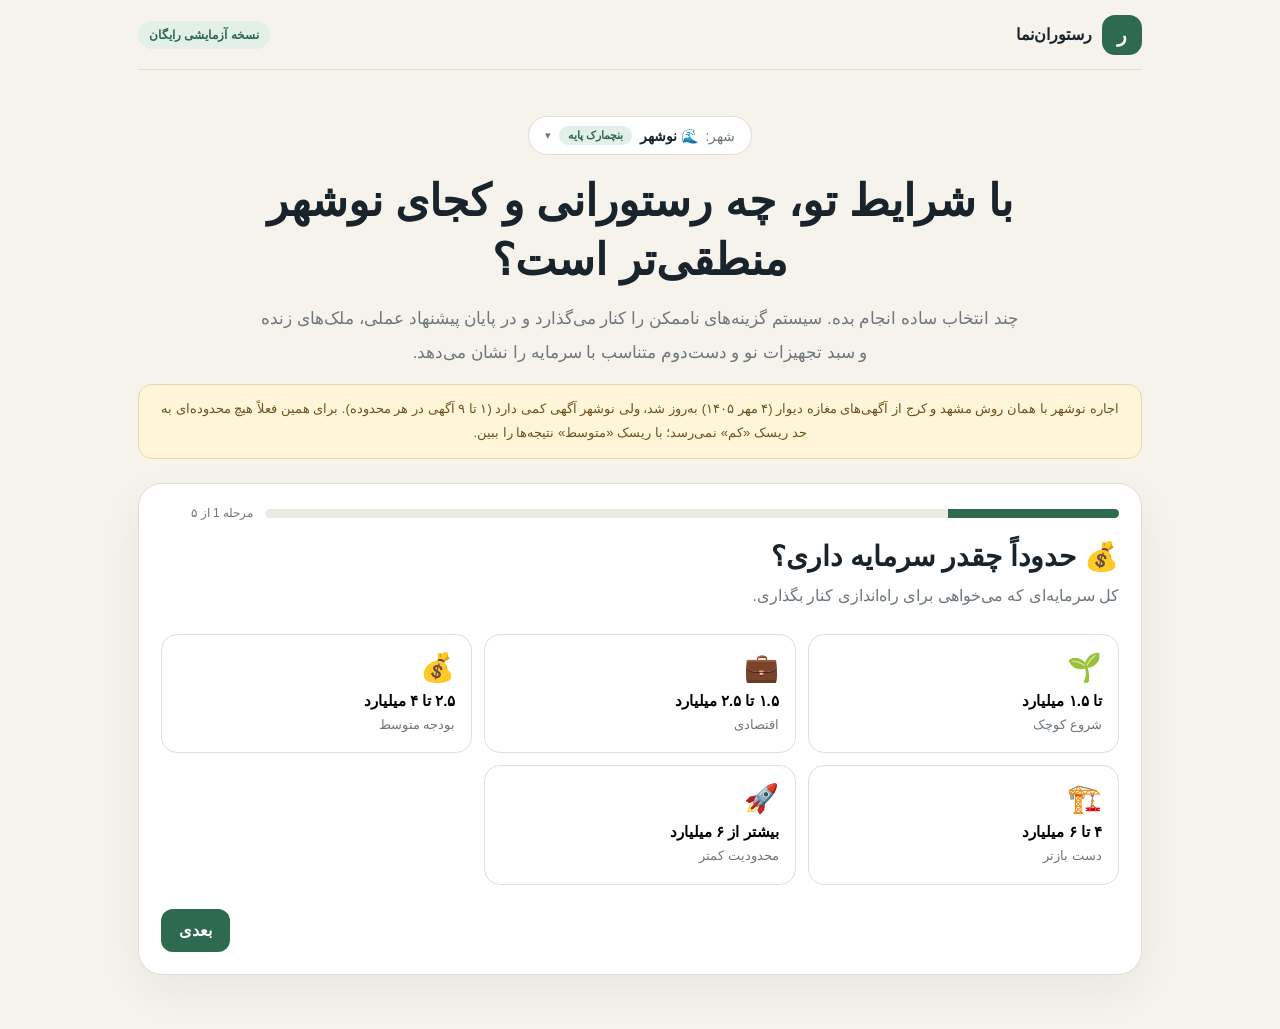
<file: index.html>
<!doctype html>
<html lang="fa" dir="rtl">
  <head>
    <meta charset="utf-8" />
    <meta name="viewport" content="width=device-width,initial-scale=1" />
    <meta
      name="description"
      content="رستوران‌نما؛ ابزار آزمایشی امکان‌سنجی رستوران و کافه در شهرهای ایران"
    />
    <title>رستوران‌نما — امکان‌سنجی رستوران در نوشهر</title>
    <link rel="stylesheet" href="./styles.css" />
  </head>
  <body>
    <main>
      <header>
        <div class="brand">
          <div class="logo">ر</div>
          <span>رستوران‌نما</span>
        </div>
        <div class="pill">نسخه آزمایشی رایگان</div>
      </header>

      <section class="hero">
        <div class="city-picker">
          <button
            class="city-button"
            id="cityButton"
            aria-haspopup="listbox"
            aria-expanded="false"
            aria-controls="cityPanel"
          >
            <span class="lbl">شهر:</span>
            <b id="cityButtonName">نوشهر</b>
            <span id="cityQuality" class="quality"></span>
            <span class="chev" aria-hidden="true">▾</span>
          </button>
          <div class="city-panel" id="cityPanel" hidden>
            <div class="city-panel-head">
              <input
                id="citySearch"
                type="search"
                placeholder="اسم شهر را بنویس…"
                aria-label="جست‌وجوی شهر"
                autocomplete="off"
              />
              <small id="cityCount"></small>
            </div>
            <ul id="cityList" role="listbox" aria-label="شهرها"></ul>
          </div>
        </div>
        <h1>با شرایط تو، چه رستورانی و کجای <span data-city-name>نوشهر</span> منطقی‌تر است؟</h1>
        <p>
          چند انتخاب ساده انجام بده. سیستم گزینه‌های ناممکن را کنار می‌گذارد و
          در پایان پیشنهاد عملی، ملک‌های زنده و سبد تجهیزات نو و دست‌دوم متناسب
          با سرمایه را نشان می‌دهد.
        </p>
        <div class="city-notice" id="cityNotice" hidden></div>
      </section>

      <section class="wizard">
        <div class="progress-wrap">
          <div class="progress"><i id="progressBar"></i></div>
          <div class="step-label" id="stepLabel">مرحله ۱ از ۵</div>
        </div>

        <section class="screen active" data-step="1">
          <h2>💰 حدوداً چقدر سرمایه داری؟</h2>
          <p>کل سرمایه‌ای که می‌خواهی برای راه‌اندازی کنار بگذاری.</p>
          <div class="options" data-key="budget">
            <button class="option" data-value="1500000000">
              <span class="icon">🌱</span><b>تا ۱.۵ میلیارد</b
              ><small>شروع کوچک</small>
            </button>
            <button class="option" data-value="2500000000">
              <span class="icon">💼</span><b>۱.۵ تا ۲.۵ میلیارد</b
              ><small>اقتصادی</small>
            </button>
            <button class="option" data-value="4000000000">
              <span class="icon">💰</span><b>۲.۵ تا ۴ میلیارد</b
              ><small>بودجه متوسط</small>
            </button>
            <button class="option" data-value="6000000000">
              <span class="icon">🏗️</span><b>۴ تا ۶ میلیارد</b
              ><small>دست بازتر</small>
            </button>
            <button class="option" data-value="9000000000">
              <span class="icon">🚀</span><b>بیشتر از ۶ میلیارد</b
              ><small>محدودیت کمتر</small>
            </button>
          </div>
        </section>

        <section class="screen" data-step="2">
          <h2>📐 چه اندازه فضایی در ذهنت است؟</h2>
          <p>
            متراژ دقیق لازم نیست. گزینه‌هایی که با بودجه انتخاب‌شده هیچ مسیر
            قابل‌عرضه‌ای ندارند خاموش می‌شوند.
          </p>
          <div class="options" data-key="size">
            <button class="option" data-value="30">
              <span class="icon">📦</span><b>خیلی کوچک</b
              ><small>زیر ۴۰ متر</small>
            </button>
            <button class="option" data-value="50">
              <span class="icon">🏪</span><b>کوچک</b><small>۴۰ تا ۶۰ متر</small>
            </button>
            <button class="option" data-value="75">
              <span class="icon">🍽️</span><b>متوسط</b
              ><small>۶۰ تا ۹۰ متر</small>
            </button>
            <button class="option" data-value="120">
              <span class="icon">🏬</span><b>بزرگ</b
              ><small>۹۰ تا ۱۵۰ متر</small>
            </button>
            <button class="option" data-value="180">
              <span class="icon">🏢</span><b>خیلی بزرگ</b
              ><small>بیشتر از ۱۵۰ متر</small>
            </button>
            <button class="option" data-value="60">
              <span class="icon">🤷</span><b>نمی‌دانم</b
              ><small>اندازه متعادل فرض شود</small>
            </button>
          </div>
        </section>

        <section class="screen" data-step="3">
          <h2>🍽️ چه مدل رستورانی دوست داری؟</h2>
          <p>اگر هنوز تصمیم نگرفته‌ای، «فرقی نمی‌کند» را انتخاب کن.</p>
          <div class="options" data-key="concept">
            <button class="option" data-value="any">
              <span class="icon">🧭</span><b>فرقی نمی‌کند</b
              ><small>بهترین گزینه را پیدا کن</small>
            </button>
            <button class="option" data-value="burger">
              <span class="icon">🍔</span><b>برگر و فست‌فود</b
              ><small>سرویس سریع</small>
            </button>
            <button class="option" data-value="pizza">
              <span class="icon">🍕</span><b>پیتزا</b
              ><small>سالن یا بیرون‌بر</small>
            </button>
            <button class="option" data-value="cafe">
              <span class="icon">☕</span><b>کافه</b
              ><small>نوشیدنی و غذای سبک</small>
            </button>
            <button class="option" data-value="iranian">
              <span class="icon">🍢</span><b>ایرانی و کباب</b
              ><small>معمولاً سالن‌محور</small>
            </button>
            <button class="option" data-value="delivery">
              <span class="icon">🛵</span><b>ارسال‌محور</b
              ><small>بیرون‌بر و دلیوری</small>
            </button>
          </div>
        </section>

        <section class="screen" data-step="4">
          <h2>🧑‍🍳 مدل کارکردن را چطور می‌پسندی؟</h2>
          <p>این انتخاب پیشنهادها را به سبک کاری مدنظر تو نزدیک‌تر می‌کند.</p>
          <div class="options" data-key="operation">
            <button class="option" data-value="dinein">
              <span class="icon">🪑</span><b>سالن مهم است</b
              ><small>تجربه حضوری مشتری</small>
            </button>
            <button class="option" data-value="takeaway">
              <span class="icon">🥡</span><b>بیرون‌بر مهم‌تر است</b
              ><small>فضای کمتر و گردش سریع‌تر</small>
            </button>
            <button class="option" data-value="delivery">
              <span class="icon">🛵</span><b>ارسال اینترنتی مهم است</b
              ><small>دلیوری بخش اصلی باشد</small>
            </button>
            <button class="option" data-value="any">
              <span class="icon">🤷</span><b>فرقی نمی‌کند</b
              ><small>سیستم محدودش نکند</small>
            </button>
          </div>
        </section>

        <section class="screen" data-step="5">
          <h2>🎚️ چقدر ریسک می‌پذیری؟</h2>
          <p>هرچه محافظه‌کارتر باشی، گزینه‌هایی با داده ضعیف‌تر حذف می‌شوند.</p>
          <div class="options" data-key="risk">
            <button class="option" data-value="low">
              <span class="icon">🛡️</span><b>کم</b><small>محافظه‌کارانه</small>
            </button>
            <button class="option" data-value="medium">
              <span class="icon">⚖️</span><b>متوسط</b><small>متعادل</small>
            </button>
            <button class="option" data-value="high">
              <span class="icon">🚀</span><b>زیاد</b><small>فرصت‌محور</small>
            </button>
          </div>
          <div class="summary" id="answerSummary"></div>
        </section>

        <section class="screen" data-step="6">
          <div class="results-head">
            <h2>نتیجه پیشنهادی برای تو</h2>
            <p id="resultsNote">غربال اولیه بر اساس داده فعلی نوشهر</p>
          </div>
          <div id="overallReport"></div>
          <section
            id="launchIntelligence"
            class="launch-intelligence"
            hidden
          ></section>
          <div id="resultList"></div>
          <section id="crossCity" class="cross-city" hidden></section>
          <div class="restart">
            <button class="btn secondary" id="restart">
              ↻ از اول پاسخ بدهم
            </button>
          </div>
          <div class="fine">
            این ابزار تضمین موفقیت نمی‌دهد. قبل از قرارداد، خود ملک، مجوز، هود و
            اگزاست، شرایط مالک و تردد واقعی باید بررسی شوند.
          </div>
        </section>

        <div class="nav">
          <button class="btn secondary" id="prev">قبلی</button
          ><button class="btn primary" id="next">بعدی</button>
        </div>
      </section>
    </main>
    <script src="./marketplace.js" defer></script>
    <script src="./app.js" defer></script>
  </body>
</html>
</file>
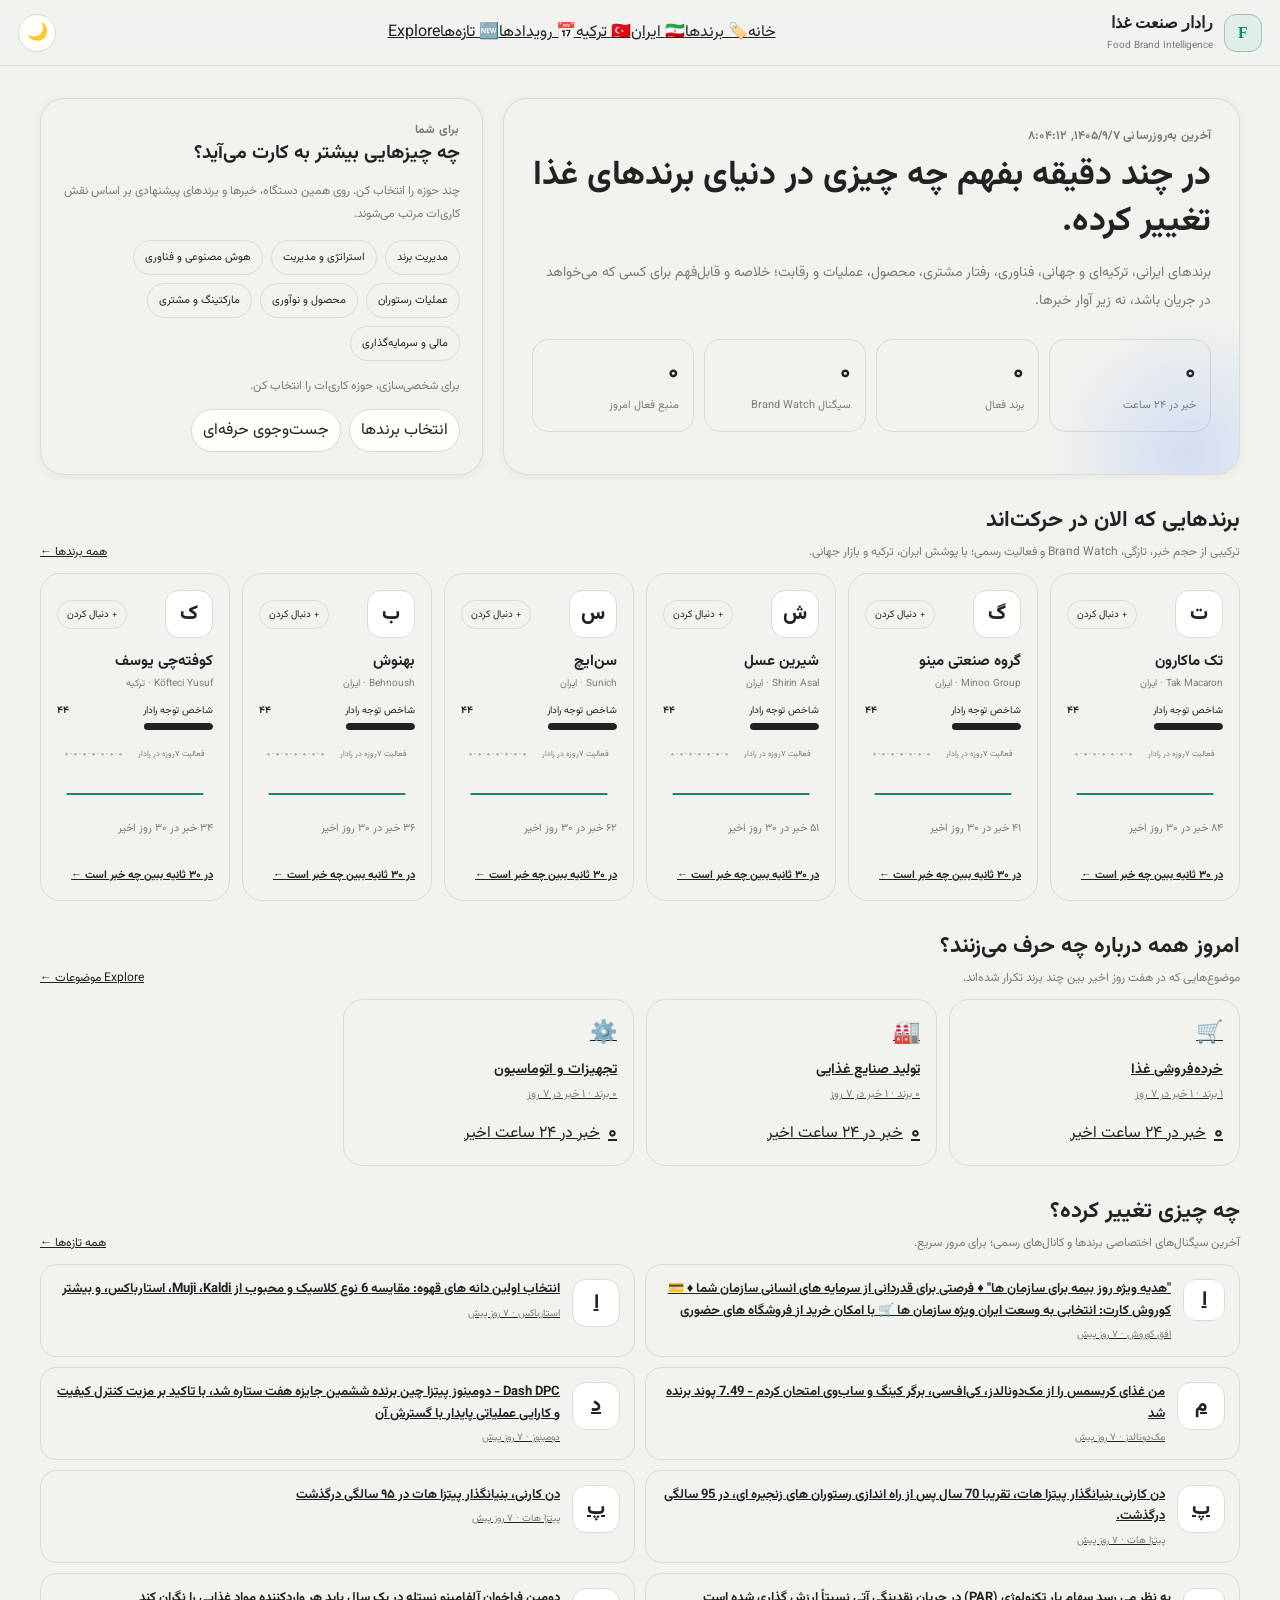
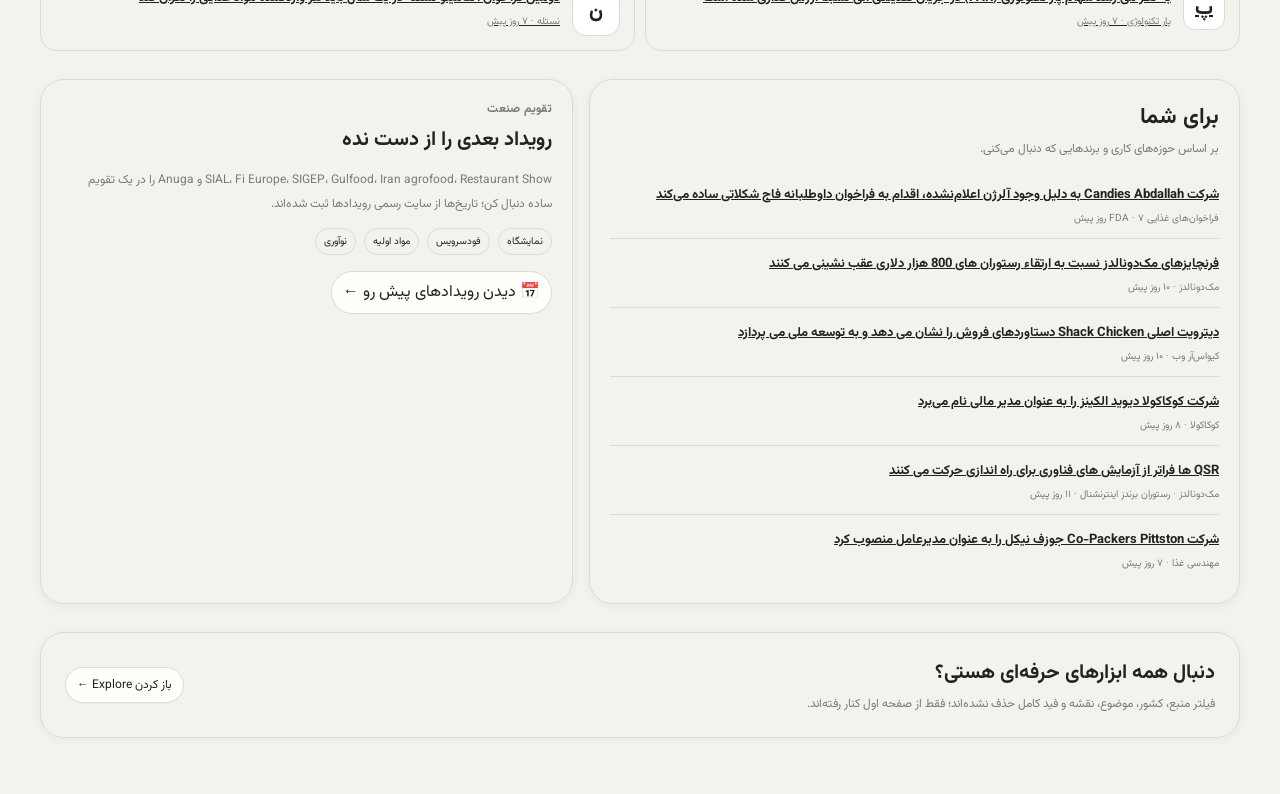
<file: food-intel/index.html>
<!doctype html>
<html lang="fa" dir="rtl">
<head>
<meta charset="utf-8"><meta name="viewport" content="width=device-width,initial-scale=1">
<title>رادار برندهای صنعت غذا</title>
<meta name="description" content="در چند دقیقه بفهمید برندهای صنعت غذا، رستوران و فودتک چه می‌کنند؛ برندهای داغ، ترندها و تغییرات تازه.">
<link rel="stylesheet" href="ui.css"><link rel="stylesheet" href="visual-v3.css"><link rel="stylesheet" href="brand-profiles-v019.css"><link rel="stylesheet" href="home-v022.css">
</head>
<body>
<header class="topbar"><div class="topbar-inner"><a class="brandmark" href="./"><div class="logo">F</div><div><b>رادار صنعت غذا</b><small>Food Brand Intelligence</small></div></a><nav class="scope-tabs" aria-label="بخش‌ها"><a class="active" href="./">خانه</a><a href="brands.html">🏷️ برندها</a><a href="iran.html">🇮🇷 ایران</a><a href="turkey.html">🇹🇷 ترکیه</a><a href="events.html">📅 رویدادها</a><a href="latest.html">🆕 تازه‌ها</a><a href="explore.html">Explore</a></nav><div class="top-actions"><button class="icon-btn" data-theme-toggle title="تغییر تم"><span data-theme-icon>🌙</span></button></div></div></header>
<main class="home-shell">
<section class="home-hero">
  <div class="pulse-hero"><div class="eyebrow" id="lastUpdate">رادار زنده</div><h1>در چند دقیقه بفهم چه چیزی در دنیای برندهای غذا تغییر کرده.</h1><p>برندهای ایرانی، ترکیه‌ای و جهانی، فناوری، رفتار مشتری، محصول، عملیات و رقابت؛ خلاصه و قابل‌فهم برای کسی که می‌خواهد در جریان باشد، نه زیر آوار خبرها.</p><div class="pulse-kpis"><div class="pulse-kpi"><b id="pulseNews">—</b><span>خبر در ۲۴ ساعت</span></div><div class="pulse-kpi"><b id="pulseBrands">—</b><span>برند فعال</span></div><div class="pulse-kpi"><b id="pulseSignals">—</b><span>سیگنال Brand Watch</span></div><div class="pulse-kpi"><b id="pulseSources">—</b><span>منبع فعال امروز</span></div></div></div>
  <aside class="home-panel personal-card"><div class="eyebrow">برای شما</div><h2>چه چیزهایی بیشتر به کارت می‌آید؟</h2><p>چند حوزه را انتخاب کن. روی همین دستگاه، خبرها و برندهای پیشنهادی بر اساس نقش کاری‌ات مرتب می‌شوند.</p><div id="interestChips" class="interest-chips"></div><p id="personalState"></p><div class="home-actions"><a class="pill-btn" href="brands.html">انتخاب برندها</a><a class="pill-btn" href="explore.html">جست‌وجوی حرفه‌ای</a></div></aside>
</section>

<section class="section-block"><div class="section-head"><div><h2>برندهایی که الان در حرکت‌اند</h2><p>ترکیبی از حجم خبر، تازگی، Brand Watch و فعالیت رسمی؛ با پوشش ایران، ترکیه و بازار جهانی.</p></div><a href="brands.html">همه برندها ←</a></div><div id="hotBrands" class="brand-ribbon"></div></section>

<section class="section-block"><div class="section-head"><div><h2>امروز همه درباره چه حرف می‌زنند؟</h2><p>موضوع‌هایی که در هفت روز اخیر بین چند برند تکرار شده‌اند.</p></div><a href="explore.html">Explore موضوعات ←</a></div><div id="trendCards" class="trend-grid"></div></section>

<section class="section-block"><div class="section-head"><div><h2>چه چیزی تغییر کرده؟</h2><p>آخرین سیگنال‌های اختصاصی برندها و کانال‌های رسمی؛ برای مرور سریع.</p></div><a href="latest.html">همه تازه‌ها ←</a></div><div id="changeList" class="change-list"></div></section>

<section class="section-block for-you"><div class="home-panel for-you-main"><div class="section-head"><div><h2>برای شما</h2><p>بر اساس حوزه‌های کاری و برندهایی که دنبال می‌کنی.</p></div></div><div id="forYouList"></div></div><aside class="home-panel manager-brief"><div class="eyebrow">تقویم صنعت</div><h2 style="font-size:20px;margin:6px 0 8px">رویداد بعدی را از دست نده</h2><p style="font-size:12px;color:var(--muted);line-height:2">SIAL، Fi Europe، SIGEP، Gulfood، Iran agrofood، Restaurant Show و Anuga را در یک تقویم ساده دنبال کن؛ تاریخ‌ها از سایت رسمی رویدادها ثبت شده‌اند.</p><div class="topic-filter-row"><span class="mini-badge">نمایشگاه</span><span class="mini-badge">فودسرویس</span><span class="mini-badge">مواد اولیه</span><span class="mini-badge">نوآوری</span></div><div class="home-actions" style="margin-top:16px"><a class="pill-btn" href="events.html">📅 دیدن رویدادهای پیش رو ←</a></div></aside></section>

<section class="home-panel explore-cta"><div><h2>دنبال همه ابزارهای حرفه‌ای هستی؟</h2><p>فیلتر منبع، کشور، موضوع، نقشه و فید کامل حذف نشده‌اند؛ فقط از صفحه اول کنار رفته‌اند.</p></div><a class="pill-btn" href="explore.html">باز کردن Explore ←</a></section>
</main>
<script src="common.js"></script><script src="brand-profiles-v019.js"></script><script src="brand-profiles-iran-v0191.js"></script><script src="brand-profiles-turkey-v024.js"></script><script src="brand-networks-v0191.js"></script><script src="brand-catalog-v021.js"></script><script src="home-v022.js"></script>
</body></html>
</file>
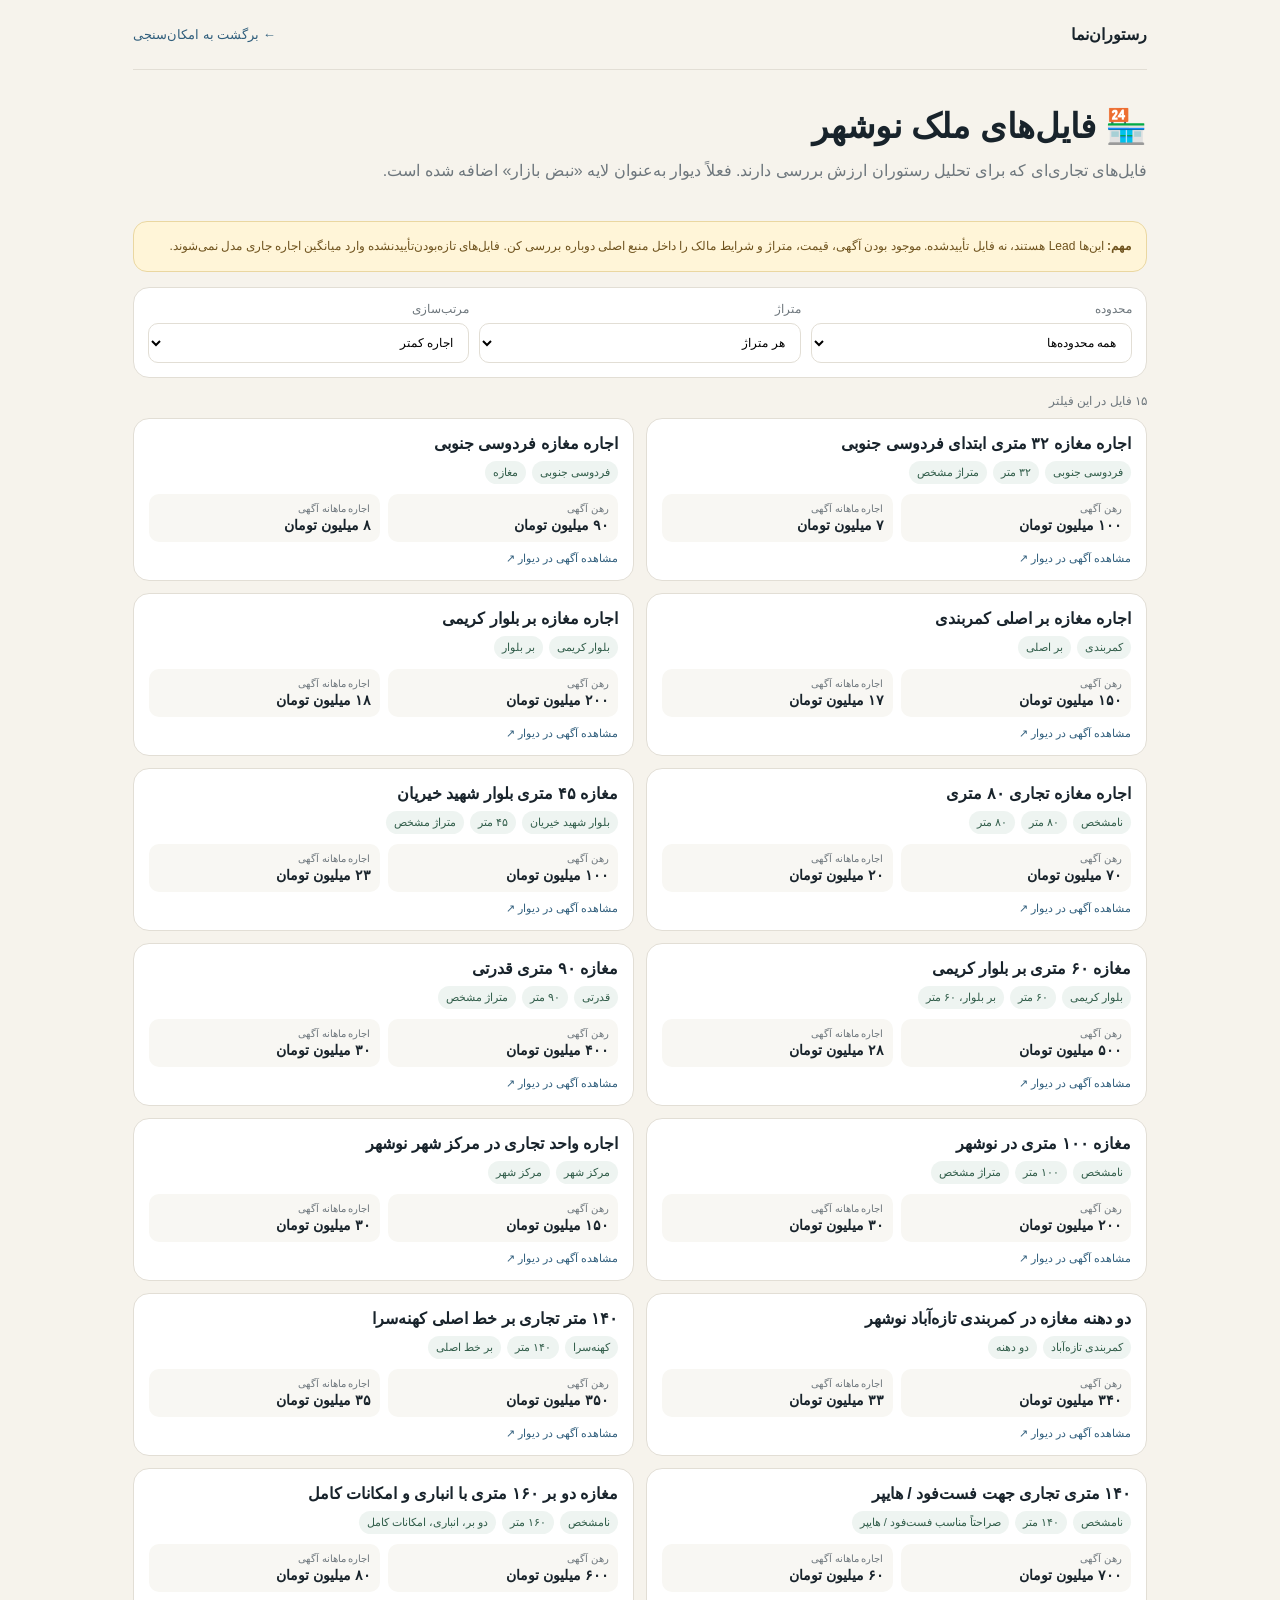
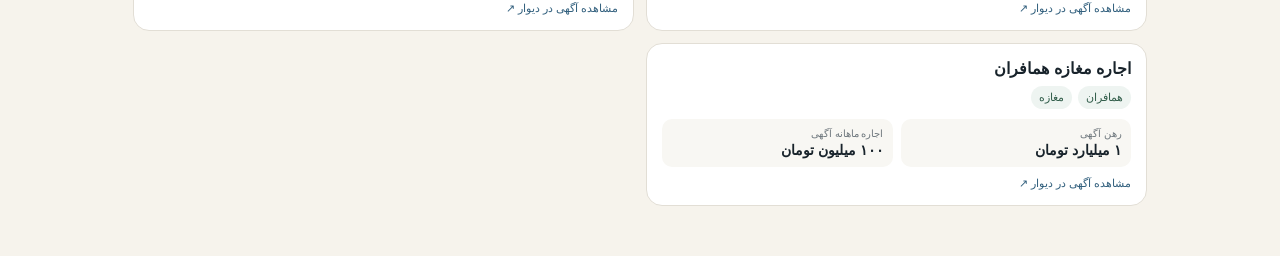
<file: properties.html>
<!doctype html>
<html lang="fa" dir="rtl">
<head>
<meta charset="utf-8"><meta name="viewport" content="width=device-width,initial-scale=1">
<title>فایل‌های ملک — رستوران‌نما</title>
<style>
:root{--bg:#f6f3ec;--card:#fff;--ink:#18232b;--muted:#6e777d;--line:#e2ded5;--green:#2d6a4f;--blue:#315f7d;--warn:#8b5e13;--warnbg:#fff5d8}*{box-sizing:border-box}body{margin:0;background:var(--bg);color:var(--ink);font-family:Tahoma,Arial,sans-serif}main{max-width:1050px;margin:auto;padding:0 18px 50px}header{height:70px;display:flex;align-items:center;justify-content:space-between;border-bottom:1px solid var(--line)}a{color:inherit}.brand{font-weight:900;text-decoration:none}.back{font-size:13px;color:var(--blue);text-decoration:none}.hero{padding:36px 0 20px}.hero h1{margin:0 0 10px;font-size:34px}.hero p{margin:0;color:var(--muted);line-height:1.9}.notice{background:var(--warnbg);border:1px solid #ead7a1;border-radius:14px;padding:13px 15px;color:#6f531e;font-size:12px;line-height:1.9;margin:15px 0}.filters{display:grid;grid-template-columns:repeat(3,1fr);gap:10px;background:#fff;border:1px solid var(--line);border-radius:16px;padding:14px;margin-bottom:16px}.filters label{font-size:12px;color:var(--muted)}select{width:100%;padding:11px;margin-top:7px;border:1px solid var(--line);border-radius:10px;background:#fff;font:inherit}.count{color:var(--muted);font-size:12px;margin:10px 0}.grid{display:grid;grid-template-columns:repeat(2,1fr);gap:12px}.card{display:block;text-decoration:none;background:var(--card);border:1px solid var(--line);border-radius:16px;padding:15px}.card:hover{border-color:#b8c7bf}.card h3{font-size:16px;margin:0 0 8px}.chips{display:flex;gap:6px;flex-wrap:wrap;margin-bottom:10px}.chip{font-size:11px;padding:5px 8px;border-radius:999px;background:#eef4f1;color:#315d4a}.money{display:grid;grid-template-columns:1fr 1fr;gap:8px}.money div{background:#f8f7f3;border-radius:10px;padding:9px}.money small{display:block;color:var(--muted);font-size:10px}.money b{font-size:14px;display:block;margin-top:3px}.source{margin-top:10px;color:var(--blue);font-size:11px}.empty{background:#fff;border:1px solid var(--line);border-radius:14px;padding:20px;color:var(--muted)}@media(max-width:700px){.filters,.grid{grid-template-columns:1fr}}
</style>
</head><body><main>
<header><a class="brand" href="./">رستوران‌نما</a><a class="back" href="./">← برگشت به امکان‌سنجی</a></header>
<section class="hero"><h1 id="pageTitle">🏪 فایل‌های ملک نوشهر</h1><p>فایل‌های تجاری‌ای که برای تحلیل رستوران ارزش بررسی دارند. فعلاً دیوار به‌عنوان لایه «نبض بازار» اضافه شده است.</p></section>
<div class="notice"><b>مهم:</b> این‌ها Lead هستند، نه فایل تأییدشده. موجود بودن آگهی، قیمت، متراژ و شرایط مالک را داخل منبع اصلی دوباره بررسی کن. فایل‌های تازه‌بودن‌تأییدنشده وارد میانگین اجاره جاری مدل نمی‌شوند.</div>
<div class="filters" id="filters"><label>محدوده<select id="zone"><option value="all">همه محدوده‌ها</option><option value="Z01">۱۵ خرداد–چمران–همافران</option><option value="Z02">کریدور کریمی</option><option value="Z03">فردوسی–سعدی</option><option value="Z06">فرودگاه–امیررود–کمربندی</option><option value="unknown">محدوده جدید / هنوز زون‌بندی نشده</option></select></label><label>متراژ<select id="area"><option value="all">هر متراژ</option><option value="small">تا ۶۰ متر</option><option value="medium">۶۱ تا ۱۰۰ متر</option><option value="large">بیشتر از ۱۰۰ متر</option><option value="unknown">نامشخص</option></select></label><label>مرتب‌سازی<select id="sort"><option value="rent">اجاره کمتر</option><option value="deposit">رهن کمتر</option><option value="area">متراژ</option></select></label></div>
<div class="count" id="count"></div><div class="grid" id="grid"></div>
</main><script>
const fmt=n=>new Intl.NumberFormat('fa-IR').format(n);const money=n=>n>=1e9?`${(n/1e9).toLocaleString('fa-IR',{maximumFractionDigits:1})} میلیارد تومان`:`${Math.round(n/1e6).toLocaleString('fa-IR')} میلیون تومان`;let data=[];
function apply(){let z=zone.value,a=area.value,s=sort.value;let rows=data.filter(p=>{if(z==='unknown'&&p.zone_id!==null)return false;if(z!=='all'&&z!=='unknown'&&p.zone_id!==z)return false;if(a==='small'&&!(p.area&&p.area<=60))return false;if(a==='medium'&&!(p.area&&p.area>60&&p.area<=100))return false;if(a==='large'&&!(p.area&&p.area>100))return false;if(a==='unknown'&&p.area!==null)return false;return true});rows.sort((x,y)=>s==='deposit'?x.deposit-y.deposit:s==='area'?(x.area??9999)-(y.area??9999):x.rent-y.rent);count.textContent=`${fmt(rows.length)} فایل در این فیلتر`;grid.innerHTML=rows.length?rows.map(p=>`<a class="card" href="${p.url}" target="_blank" rel="noopener"><h3>${p.title}</h3><div class="chips"><span class="chip">${p.micro_area}</span>${p.area?`<span class="chip">${fmt(p.area)} متر</span>`:''}<span class="chip">${p.signal}</span></div><div class="money"><div><small>رهن آگهی</small><b>${money(p.deposit)}</b></div><div><small>اجاره ماهانه آگهی</small><b>${money(p.rent)}</b></div></div><div class="source">مشاهده آگهی در دیوار ↗</div></a>`).join(''):'<div class="empty">فایلی با این فیلتر پیدا نشد.</div>'}
const CITY=(new URLSearchParams(location.search).get('city')||'nowshahr').replace(/[^a-z0-9-]/g,'');
function linkCards(c){document.title=`فایل‌های ملک ${c.name} — رستوران‌نما`;pageTitle.textContent=`🏪 فایل‌های ملک ${c.name}`;document.getElementById('filters').style.display='none';document.querySelector('.back').href=`./?city=${c.id}`;
count.textContent=`برای ${c.name} هنوز فایل ذخیره‌شده و راستی‌آزمایی‌شده نداریم. از داخل ابزار امکان‌سنجی، آگهی‌های زنده دیوار ${c.name} مستقیم نمایش داده می‌شوند؛ این‌جا هم لینک مستقیم هر محدوده را داری.`;
grid.innerHTML=(c.sources||[]).map(x=>`<a class="card" href="${x.url}" target="_blank" rel="noopener"><h3>${x.label.replace(/^دیوار — /,'')}</h3><div class="chips"><span class="chip">${c.name}</span><span class="chip">دیوار</span></div><div class="source">دیدن آگهی‌های این محدوده در دیوار ↗</div></a>`).join('')}
if(CITY!=='nowshahr'){fetch(`./data/cities/${CITY}.json`,{cache:'no-store'}).then(r=>{if(!r.ok)throw 0;return r.json()}).then(linkCards).catch(()=>{grid.innerHTML='<div class="empty">این شهر پیدا نشد.</div>'})
}else fetch('./data/properties.json',{cache:'no-store'}).then(r=>r.json()).then(x=>{data=x.properties;apply()}).catch(()=>{grid.innerHTML='<div class="empty">داده ملک فعلاً بارگذاری نشد.</div>'});[zone,area,sort].forEach(x=>x.addEventListener('change',apply));
</script></body></html>
</file>
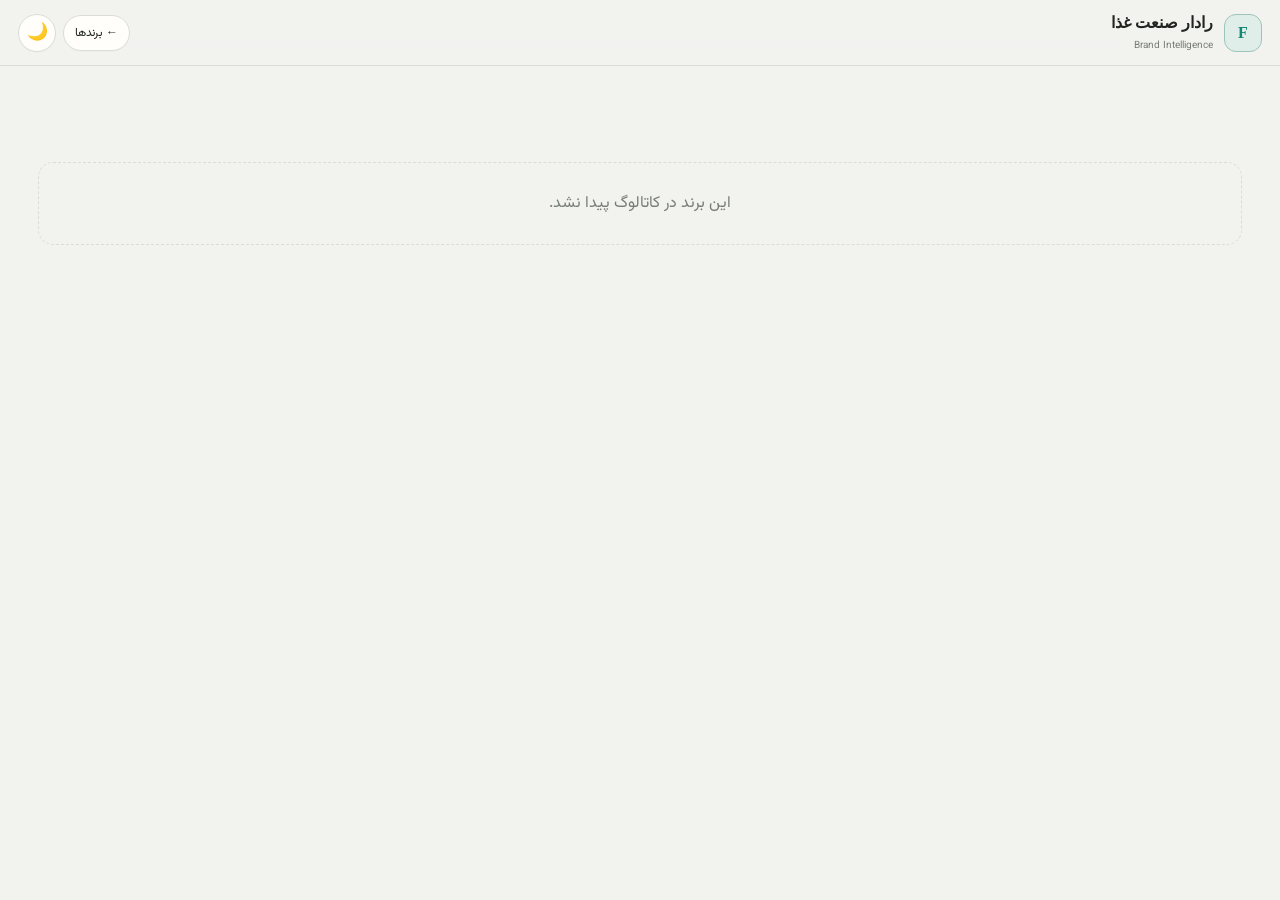
<file: food-intel/brand.html>
<!doctype html><html lang="fa" dir="rtl"><head><meta charset="utf-8"><meta name="viewport" content="width=device-width,initial-scale=1"><title>پروفایل برند | رادار صنعت غذا</title><meta name="description" content="پروفایل و تایم‌لاین خبرهای برند در رادار صنعت غذا"><link rel="stylesheet" href="ui.css"><link rel="stylesheet" href="visual-v3.css"><link rel="stylesheet" href="brand-profiles-v019.css"><link rel="stylesheet" href="brands.css"></head><body><header class="topbar"><div class="topbar-inner"><a class="brandmark" href="./"><div class="logo">F</div><div><b>رادار صنعت غذا</b><small>Brand Intelligence</small></div></a><div class="top-actions"><a class="pill-btn" href="brands.html">← برندها</a><button class="icon-btn" data-theme-toggle><span data-theme-icon>🌙</span></button></div></div></header><main class="brand-shell"><div id="brandApp" class="loading">در حال دریافت پروفایل برند…</div></main><script src="common.js"></script><script src="brand-profiles-v019.js"></script><script src="brand-profiles-iran-v0191.js"></script><script src="brand-profiles-turkey-v024.js"></script><script src="brand-networks-v0191.js"></script><script src="brand-catalog-v021.js"></script><script src="brand.js"></script></body></html>
</file>
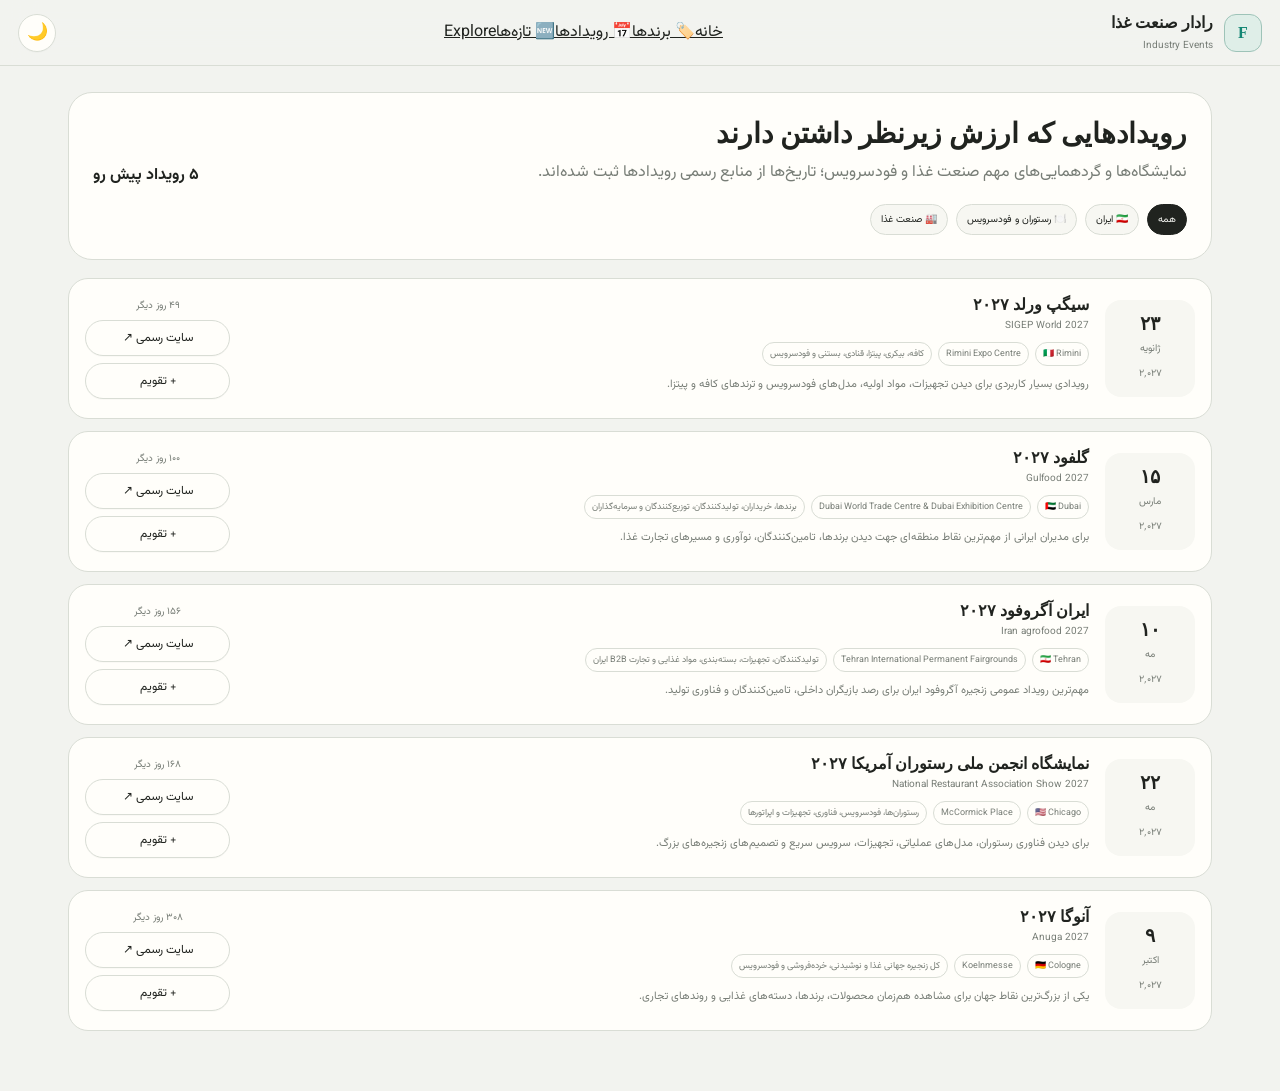
<file: food-intel/events.html>
<!doctype html><html lang="fa" dir="rtl"><head><meta charset="utf-8"><meta name="viewport" content="width=device-width,initial-scale=1"><title>رویدادهای صنعت غذا | رادار صنعت غذا</title><meta name="description" content="تقویم نمایشگاه‌ها و رویدادهای مهم صنعت غذا، رستوران، مواد اولیه و فودسرویس"><link rel="stylesheet" href="ui.css"><link rel="stylesheet" href="events.css"></head><body><header class="topbar"><div class="topbar-inner"><a class="brandmark" href="./"><div class="logo">F</div><div><b>رادار صنعت غذا</b><small>Industry Events</small></div></a><nav class="scope-tabs"><a href="./">خانه</a><a href="brands.html">🏷️ برندها</a><a class="active" href="events.html">📅 رویدادها</a><a href="latest.html">🆕 تازه‌ها</a><a href="explore.html">Explore</a></nav><button class="icon-btn" data-theme-toggle><span data-theme-icon>🌙</span></button></div></header><main class="events-shell"><section class="events-hero"><div style="display:flex;justify-content:space-between;align-items:flex-end;gap:14px;flex-wrap:wrap"><div><h1>رویدادهایی که ارزش زیرنظر داشتن دارند</h1><p>نمایشگاه‌ها و گردهمایی‌های مهم صنعت غذا و فودسرویس؛ تاریخ‌ها از منابع رسمی رویدادها ثبت شده‌اند.</p></div><b id="eventCount">—</b></div><div class="events-toolbar"><button class="event-filter active" data-event-filter="all">همه</button><button class="event-filter" data-event-filter="iran">🇮🇷 ایران</button><button class="event-filter" data-event-filter="restaurant">🍽️ رستوران و فودسرویس</button><button class="event-filter" data-event-filter="food">🏭 صنعت غذا</button></div></section><section id="eventsList" class="events-list"><div class="event-empty">در حال دریافت رویدادها…</div></section></main><script src="common.js"></script><script src="events.js"></script></body></html>
</file>
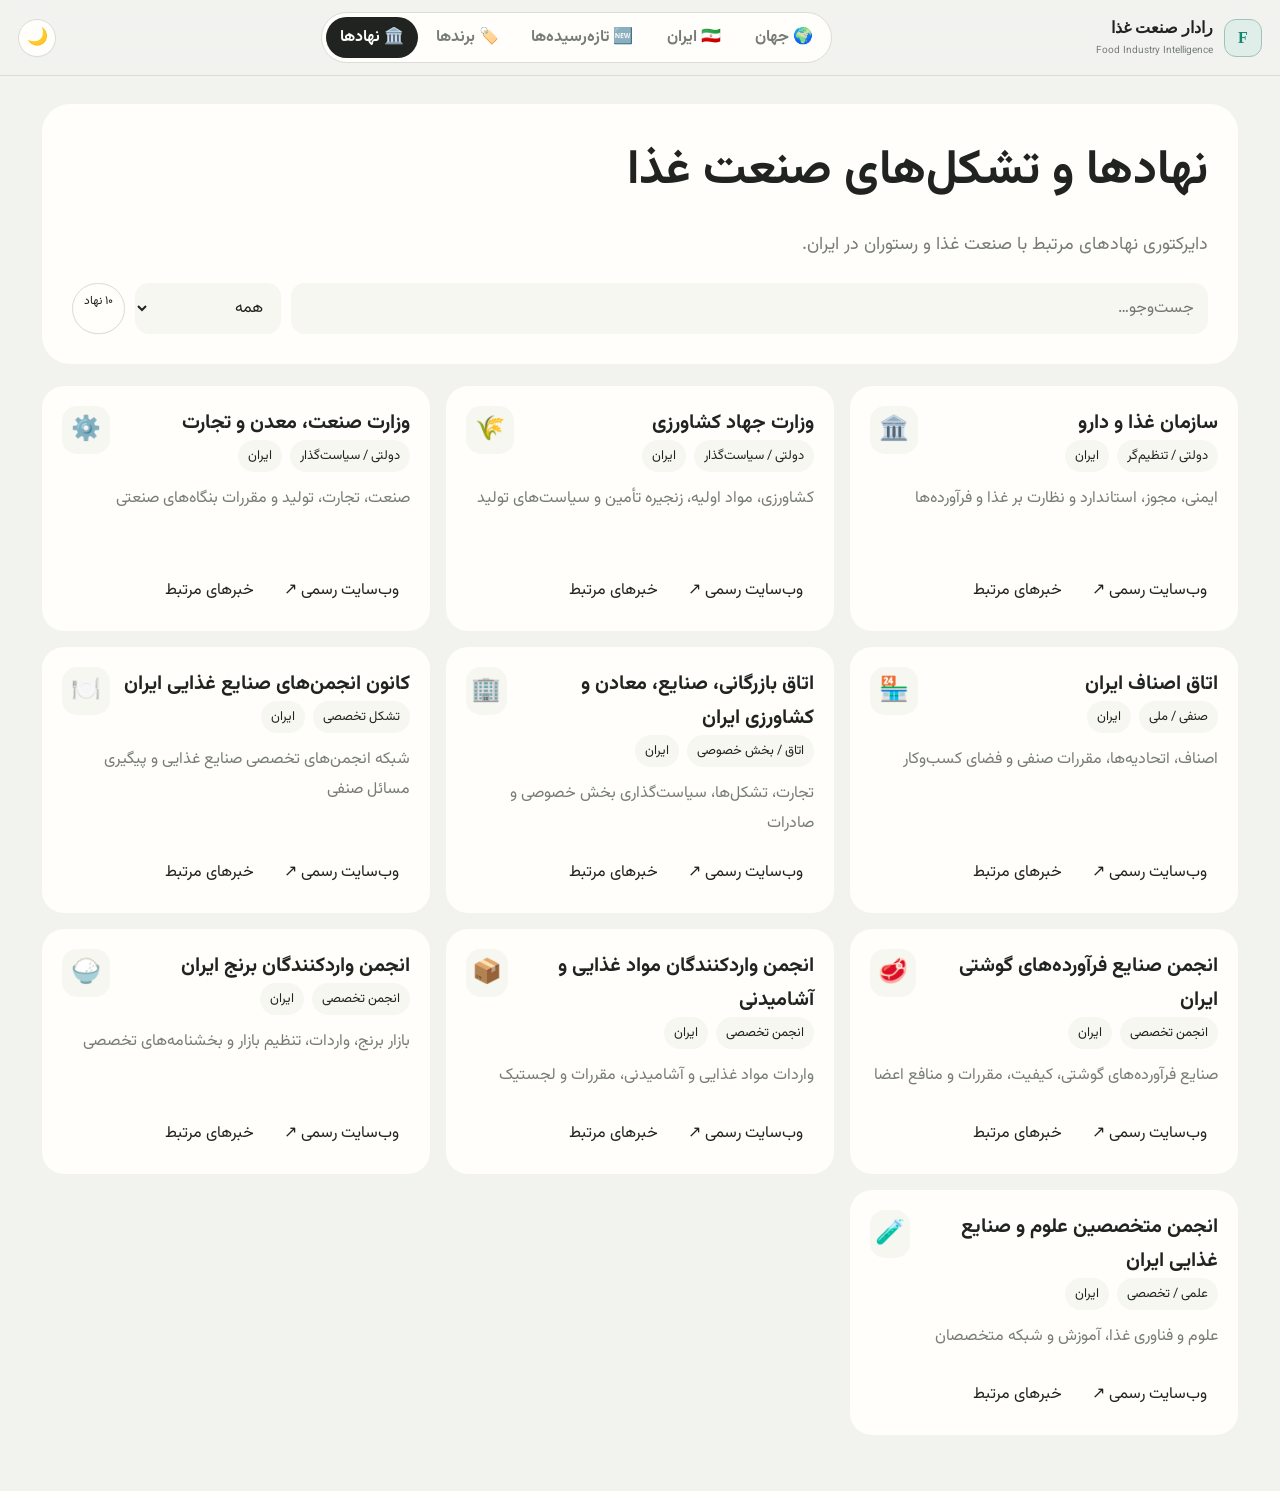
<file: food-intel/institutions.html>
<!doctype html><html lang="fa" dir="rtl"><head><meta charset="utf-8"><meta name="viewport" content="width=device-width,initial-scale=1"><title>نهادها و تشکل‌ها | رادار صنعت غذا</title><link rel="stylesheet" href="ui.css"><link rel="stylesheet" href="visual-v3.css"><link rel="stylesheet" href="scope-v015.css"><link rel="stylesheet" href="institutions.css"></head><body><header class="topbar"><div class="topbar-inner"><a class="brandmark" href="./"><div class="logo">F</div><div><b>رادار صنعت غذا</b><small>Food Industry Intelligence</small></div></a><nav class="scope-tabs"><a href="./">🌍 جهان</a><a href="iran.html">🇮🇷 ایران</a><a href="latest.html">🆕 تازه‌رسیده‌ها</a><a href="brands.html">🏷️ برندها</a><a class="active" href="institutions.html">🏛️ نهادها</a></nav><button class="icon-btn" data-theme-toggle><span data-theme-icon>🌙</span></button></div></header><main class="directory-shell"><section class="directory-hero"><h1>نهادها و تشکل‌های صنعت غذا</h1><p>دایرکتوری نهادهای مرتبط با صنعت غذا و رستوران در ایران.</p><div class="directory-toolbar"><input id="institutionSearch" type="search" placeholder="جست‌وجو…"><select id="institutionType"><option value="">همه</option><option value="government">نهادهای عمومی</option><option value="guild">صنفی</option><option value="chamber">اتاق‌ها</option><option value="association">انجمن‌ها</option><option value="scientific">علمی</option></select><span id="institutionCount" class="pill-btn">—</span></div></section><section id="institutionGrid" class="directory-grid"></section></main><script src="common.js"></script><script src="institutions.js"></script></body></html>
</file>
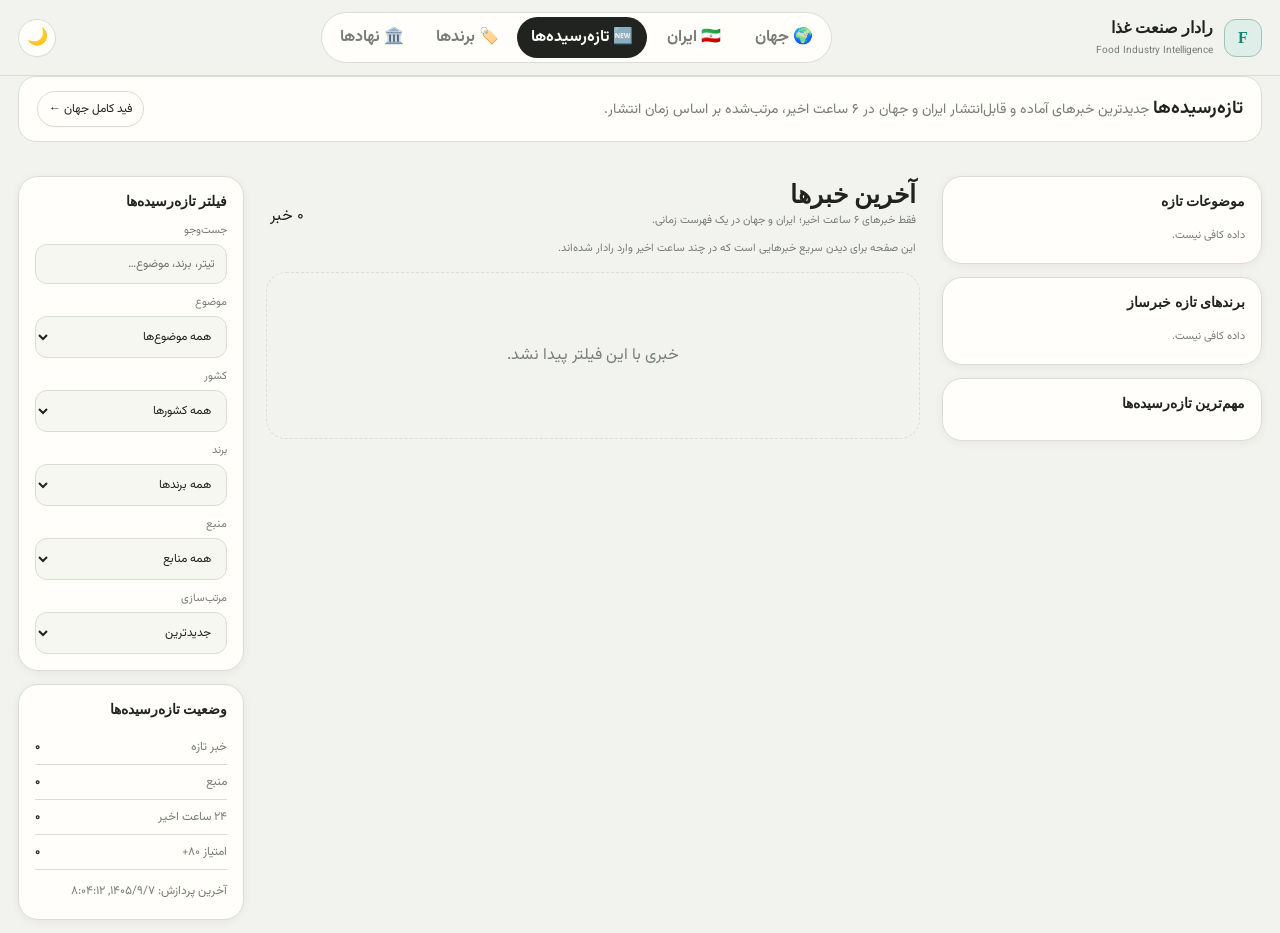
<file: food-intel/latest.html>
<!doctype html>
<html lang="fa" dir="rtl">
<head>
<meta charset="utf-8"><meta name="viewport" content="width=device-width,initial-scale=1">
<title>تازه‌رسیده‌ها | رادار صنعت غذا</title>
<meta name="description" content="تازه‌ترین خبرهای صنعت غذا و رستوران از ایران و جهان در شش ساعت اخیر.">
<link rel="stylesheet" href="ui.css">
<link rel="stylesheet" href="visual-v3.css">
<link rel="stylesheet" href="polish-v011.css">
<link rel="stylesheet" href="scope-v015.css">
</head>
<body data-feed-scope="latest">
<header class="topbar"><div class="topbar-inner"><a class="brandmark" href="./"><div class="logo">F</div><div><b>رادار صنعت غذا</b><small>Food Industry Intelligence</small></div></a><nav class="scope-tabs" aria-label="بخش خبرها"><a href="./">🌍 جهان</a><a href="iran.html">🇮🇷 ایران</a><a class="active" href="latest.html">🆕 تازه‌رسیده‌ها</a><a href="brands.html">🏷️ برندها</a><a href="institutions.html">🏛️ نهادها</a></nav><div class="top-actions"><button class="icon-btn" data-theme-toggle title="تغییر تم"><span data-theme-icon>🌙</span></button></div></div></header>
<main class="shell">
<div class="scope-banner"><div><b>تازه‌رسیده‌ها</b><span> جدیدترین خبرهای آماده و قابل‌انتشار ایران و جهان در ۶ ساعت اخیر، مرتب‌شده بر اساس زمان انتشار.</span></div><a class="pill-btn" href="./">فید کامل جهان ←</a></div>
<div id="mobileTrends" class="mobile-trends"></div>
<div id="dashboardStrip" class="dashboard-strip"></div>
<div class="layout">
<aside class="filters side"><div class="side-card"><h3>فیلتر تازه‌رسیده‌ها</h3><label>جست‌وجو</label><input id="search" type="search" placeholder="تیتر، برند، موضوع…"><label>موضوع</label><select id="category"><option value="">همه موضوع‌ها</option></select><label>کشور</label><select id="country"><option value="">همه کشورها</option></select><label>برند</label><select id="brand"><option value="">همه برندها</option></select><label>منبع</label><select id="source"><option value="">همه منابع</option></select><label>مرتب‌سازی</label><select id="sort"><option value="newest">جدیدترین</option><option value="score">مهم‌ترین</option></select></div><div class="side-card"><h3>وضعیت تازه‌رسیده‌ها</h3><div class="mini-stat"><span>خبر تازه</span><b id="count">—</b></div><div class="mini-stat"><span>منبع</span><b id="sources">—</b></div><div class="mini-stat"><span>۲۴ ساعت اخیر</span><b id="today">—</b></div><div class="mini-stat"><span>امتیاز ۸۰+</span><b id="high">—</b></div><p id="generated" style="margin-top:10px">در حال بارگذاری…</p></div></aside>
<section class="feed" id="feed"><div class="feed-head"><div><h1>آخرین خبرها</h1><div class="sub">فقط خبرهای ۶ ساعت اخیر؛ ایران و جهان در یک فهرست زمانی.</div></div><div id="visibleCount">—</div></div><div class="visual-feed-note">این صفحه برای دیدن سریع خبرهایی است که در چند ساعت اخیر وارد رادار شده‌اند.</div><div id="feedList"><div class="loading">در حال دریافت تازه‌ترین خبرها…</div></div></section>
<aside class="trends side"><div class="side-card"><h3>موضوعات تازه</h3><div id="trendTopics">در حال محاسبه…</div></div><div class="side-card"><h3>برندهای تازه خبرساز</h3><div id="trendBrands">در حال محاسبه…</div></div><div class="side-card"><h3>مهم‌ترین تازه‌رسیده‌ها</h3><div id="hotNews" class="hot-list"></div></div></aside>
</div></main>
<script src="common.js"></script><script src="scope-v015.js"></script><script src="feed.js"></script>
</body></html>
</file>
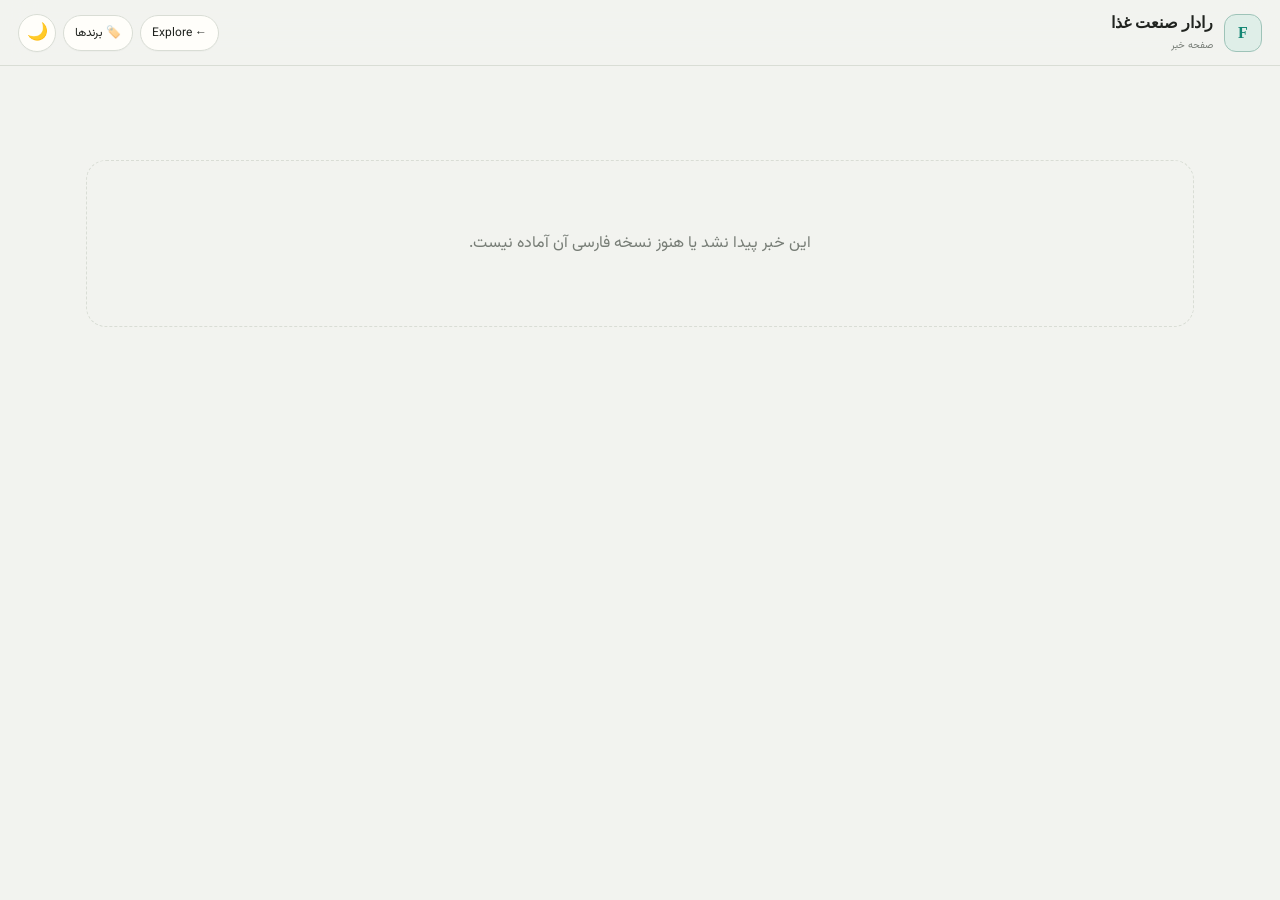
<file: food-intel/story.html>
<!doctype html><html lang="fa" dir="rtl"><head><meta charset="utf-8"><meta name="viewport" content="width=device-width,initial-scale=1"><title>خبر | رادار صنعت غذا</title><meta name="description" content="صفحه اختصاصی خبر در رادار صنعت غذا"><link rel="stylesheet" href="ui.css"><link rel="stylesheet" href="visual-v3.css"><link rel="stylesheet" href="polish-v011.css"><link rel="stylesheet" href="brand-profiles-v019.css"><link rel="stylesheet" href="story-v023.css"></head><body data-feed-scope="world"><header class="topbar"><div class="topbar-inner"><a class="brandmark" href="./"><div class="logo">F</div><div><b>رادار صنعت غذا</b><small>صفحه خبر</small></div></a><div class="top-actions"><a class="pill-btn" href="explore.html">← Explore</a><a class="pill-btn" href="brands.html">🏷️ برندها</a><button class="icon-btn" data-theme-toggle><span data-theme-icon>🌙</span></button></div></div></header><main class="article-shell"><div id="app" class="loading">در حال دریافت خبر…</div></main><script src="common.js"></script><script src="scope-v015.js"></script><script src="brand-profiles-v019.js"></script><script src="brand-profiles-iran-v0191.js"></script><script src="brand-profiles-turkey-v024.js"></script><script src="brand-networks-v0191.js"></script><script src="story.js"></script><script src="narrative-v017.js"></script></body></html>
</file>
<file: styles.css>
:root {
  --bg: #f6f3ec;
  --card: #fff;
  --ink: #18232b;
  --muted: #6e777d;
  --line: #e2ded5;
  --green: #2d6a4f;
  --g2: #e2f0e8;
  --amber: #9a6a16;
  --a2: #f8edd1;
  --red: #934b3e;
  --r2: #f6dfda;
  --blue: #315f7d;
  --blue2: #edf5f9;
}
* {
  box-sizing: border-box;
}
body {
  margin: 0;
  background: var(--bg);
  color: var(--ink);
  font-family: Tahoma, Arial, sans-serif;
}
button {
  font: inherit;
}
main {
  max-width: 1040px;
  margin: auto;
  padding: 0 18px 54px;
}
header {
  height: 70px;
  display: flex;
  align-items: center;
  justify-content: space-between;
  border-bottom: 1px solid var(--line);
}
.brand {
  display: flex;
  gap: 10px;
  align-items: center;
  font-weight: 900;
}
.logo {
  width: 40px;
  height: 40px;
  border-radius: 13px;
  background: var(--green);
  color: #fff;
  display: grid;
  place-items: center;
  font-size: 20px;
}
.pill {
  background: var(--g2);
  color: var(--green);
  border-radius: 999px;
  padding: 7px 11px;
  font-size: 12px;
  font-weight: 800;
}
.hero {
  padding: 46px 0 24px;
  text-align: center;
}
.hero h1 {
  font-size: 44px;
  line-height: 1.35;
  margin: 0 auto 12px;
  max-width: 820px;
}
.hero p {
  max-width: 760px;
  margin: auto;
  color: var(--muted);
  font-size: 17px;
  line-height: 2;
}
.wizard {
  background: var(--card);
  border: 1px solid var(--line);
  border-radius: 24px;
  padding: 22px;
  box-shadow: 0 16px 44px rgba(33, 42, 44, 0.06);
}
.progress-wrap {
  display: flex;
  align-items: center;
  gap: 12px;
  margin-bottom: 20px;
}
.progress {
  height: 9px;
  background: #ece9e1;
  border-radius: 99px;
  overflow: hidden;
  flex: 1;
}
.progress i {
  display: block;
  height: 100%;
  background: var(--green);
  width: 20%;
  transition: 0.3s;
}
.step-label {
  font-size: 12px;
  color: var(--muted);
  min-width: 92px;
}
.screen {
  display: none;
}
.screen.active {
  display: block;
}
.screen h2 {
  font-size: 28px;
  margin: 4px 0 8px;
}
.screen > p {
  color: var(--muted);
  line-height: 1.9;
  margin: 0 0 22px;
}
.options {
  display: grid;
  grid-template-columns: repeat(3, 1fr);
  gap: 12px;
}
.option {
  border: 1px solid var(--line);
  background: #fff;
  border-radius: 16px;
  padding: 16px;
  text-align: right;
  cursor: pointer;
  min-height: 104px;
  position: relative;
  transition: 0.15s;
}
.option:hover:not(:disabled) {
  border-color: #b9c9c0;
  transform: translateY(-1px);
}
.option.active {
  background: var(--g2);
  border-color: #9fc5ad;
  box-shadow: 0 0 0 2px #d5eadc inset;
}
.option .icon {
  font-size: 28px;
  display: block;
  margin-bottom: 8px;
}
.option b {
  display: block;
  font-size: 15px;
  margin-bottom: 4px;
}
.option small {
  color: var(--muted);
  line-height: 1.7;
}
.option:disabled {
  cursor: not-allowed;
  opacity: 0.42;
  background: #efefec;
}
.option:disabled::after {
  content: attr(data-disabled-reason);
  display: block;
  color: #8d4b41;
  font-size: 10px;
  margin-top: 7px;
  line-height: 1.5;
}
.option.limited:not(:disabled)::after {
  content: "گزینه‌های قابل‌عرضه محدود است";
  display: block;
  color: var(--amber);
  font-size: 10px;
  margin-top: 7px;
}
.nav {
  display: flex;
  justify-content: space-between;
  gap: 10px;
  margin-top: 24px;
}
.btn {
  border: 0;
  border-radius: 12px;
  padding: 12px 18px;
  cursor: pointer;
  font-weight: 800;
}
.primary {
  background: var(--green);
  color: #fff;
}
.secondary {
  background: #f1efe9;
  color: var(--ink);
}
.summary {
  background: #f8f7f2;
  border-radius: 14px;
  padding: 14px;
  margin-top: 18px;
  font-size: 13px;
  color: #5d6468;
  line-height: 1.9;
}
.results-head {
  text-align: center;
  padding: 10px 0 24px;
}
.results-head h2 {
  font-size: 30px;
  margin: 0 0 8px;
}
.results-head p {
  color: var(--muted);
  margin: 0;
}
.overall {
  margin-bottom: 18px;
  background: #eef6f1;
  border: 1px solid #cce0d3;
  border-radius: 18px;
  padding: 17px;
}
.overall h3 {
  margin: 0 0 8px;
  color: var(--green);
}
.overall p {
  margin: 0;
  color: #53645b;
  line-height: 1.95;
  font-size: 13px;
}
.result {
  border: 1px solid var(--line);
  border-radius: 19px;
  padding: 18px;
  margin-bottom: 13px;
  background: #fff;
}
.result-top {
  display: grid;
  grid-template-columns: 52px 1fr auto;
  gap: 12px;
  align-items: center;
}
.rank {
  font-size: 25px;
  font-weight: 900;
  color: var(--green);
}
.result h3 {
  margin: 0;
  font-size: 20px;
}
.sub {
  font-size: 13px;
  color: var(--muted);
  margin-top: 4px;
}
.status {
  padding: 7px 10px;
  border-radius: 999px;
  font-size: 12px;
  font-weight: 800;
}
.good {
  background: var(--g2);
  color: var(--green);
}
.ok {
  background: var(--a2);
  color: var(--amber);
}
.bad {
  background: var(--r2);
  color: var(--red);
}
.cards {
  display: grid;
  grid-template-columns: repeat(3, 1fr);
  gap: 10px;
  margin-top: 16px;
}
.metric {
  background: #f9f8f4;
  border-radius: 13px;
  padding: 12px;
}
.metric small {
  display: block;
  color: var(--muted);
  font-size: 11px;
}
.metric b {
  display: block;
  font-size: 16px;
  margin-top: 5px;
}
.bar {
  height: 8px;
  background: #ebe8e0;
  border-radius: 999px;
  overflow: hidden;
  margin-top: 8px;
}
.bar i {
  display: block;
  height: 100%;
  background: var(--green);
}
.advisor {
  margin-top: 14px;
  border: 1px solid #d8e2dc;
  background: #f5faf7;
  border-radius: 15px;
  padding: 15px;
}
.advisor h4 {
  margin: 0 0 10px;
  color: var(--green);
}
.advisor-grid {
  display: grid;
  grid-template-columns: repeat(2, 1fr);
  gap: 10px;
}
.advisor-box {
  background: #fff;
  border: 1px solid #e3e8e4;
  border-radius: 11px;
  padding: 11px;
}
.advisor-box b {
  display: block;
  font-size: 12px;
  margin-bottom: 5px;
}
.advisor-box p {
  margin: 0;
  color: #5f6964;
  font-size: 12px;
  line-height: 1.8;
}
.action {
  margin-top: 12px;
  padding-top: 11px;
  border-top: 1px dashed #cdd8d1;
}
.action ol {
  margin: 8px 18px 0 0;
  padding: 0;
}
.action li {
  margin: 6px 0;
  color: #56615c;
  font-size: 12px;
  line-height: 1.7;
}
.property-section {
  margin-top: 14px;
  background: var(--blue2);
  border: 1px solid #d4e4ed;
  border-radius: 14px;
  padding: 13px;
}
.property-section h4 {
  margin: 0 0 4px;
  color: var(--blue);
}
.property-note {
  font-size: 11px;
  color: #6c7780;
  line-height: 1.7;
  margin-bottom: 9px;
}
.property-list {
  display: grid;
  grid-template-columns: repeat(2, 1fr);
  gap: 8px;
}
.property-card {
  display: block;
  text-decoration: none;
  color: var(--ink);
  background: #fff;
  border: 1px solid #dce6eb;
  border-radius: 11px;
  padding: 11px;
}
.property-card b {
  font-size: 12px;
  display: block;
}
.property-card .price {
  font-size: 12px;
  color: #52616a;
  margin-top: 5px;
}
.property-card small {
  display: block;
  color: var(--muted);
  margin-top: 4px;
  line-height: 1.5;
}
details {
  margin-top: 12px;
  border-top: 1px dashed var(--line);
  padding-top: 10px;
}
summary {
  cursor: pointer;
  color: var(--blue);
  font-weight: 800;
  font-size: 13px;
}
.sources {
  display: grid;
  grid-template-columns: repeat(3, 1fr);
  gap: 8px;
  margin-top: 9px;
}
.source {
  display: block;
  text-decoration: none;
  color: var(--ink);
  border: 1px solid var(--line);
  background: #fafcff;
  border-radius: 10px;
  padding: 10px;
}
.source b {
  display: block;
  font-size: 13px;
}
.source small {
  display: block;
  color: var(--muted);
  margin-top: 4px;
}
.restart {
  text-align: center;
  margin-top: 18px;
}
.fine {
  font-size: 12px;
  color: var(--muted);
  line-height: 1.8;
  margin-top: 18px;
  text-align: center;
}
.launch-intelligence {
  margin: 0 0 18px;
  border: 1px solid #cbdad1;
  border-radius: 22px;
  background: #f0f7f3;
  overflow: hidden;
}
.launch-head {
  padding: 18px 18px 14px;
  border-bottom: 1px solid #d9e6de;
}
.launch-head h3 {
  margin: 0 0 6px;
  font-size: 22px;
  color: var(--green);
}
.launch-head p {
  margin: 0;
  color: #607068;
  font-size: 13px;
  line-height: 1.9;
}
.budget-map {
  display: grid;
  grid-template-columns: repeat(4, 1fr);
  gap: 8px;
  padding: 14px;
}
.budget-cell {
  background: #fff;
  border: 1px solid #dce7e0;
  border-radius: 12px;
  padding: 11px;
}
.budget-cell small {
  display: block;
  color: var(--muted);
  font-size: 10px;
}
.budget-cell b {
  display: block;
  margin-top: 5px;
  font-size: 14px;
}
.live-block {
  padding: 0 14px 14px;
}
.live-title {
  display: flex;
  align-items: center;
  justify-content: space-between;
  gap: 10px;
  margin: 4px 0 10px;
}
.live-title h4 {
  margin: 0;
  font-size: 16px;
}
.live-state {
  font-size: 11px;
  color: var(--muted);
}
.live-error {
  background: var(--r2);
  color: var(--red);
  border-radius: 10px;
  padding: 10px;
  font-size: 11px;
  line-height: 1.7;
}
.live-property-grid {
  display: grid;
  grid-template-columns: repeat(3, 1fr);
  gap: 8px;
}
.live-property {
  display: block;
  text-decoration: none;
  color: var(--ink);
  background: #fff;
  border: 1px solid #dce7e0;
  border-radius: 12px;
  overflow: hidden;
}
.live-property.expanded {
  grid-column: 1 / -1;
  display: grid;
  grid-template-columns: 220px 1fr;
}
.live-property.expanded > img {
  height: 100%;
  min-height: 180px;
}
.live-property img {
  display: block;
  width: 100%;
  height: 110px;
  object-fit: cover;
  background: #eef1ed;
}
.live-property-body {
  padding: 10px;
}
.live-property b {
  display: block;
  font-size: 12px;
  line-height: 1.7;
}
.live-property .fit {
  display: inline-block;
  margin-top: 7px;
  padding: 4px 7px;
  border-radius: 999px;
  background: var(--g2);
  color: var(--green);
  font-size: 10px;
}
.live-property small {
  display: block;
  margin-top: 6px;
  color: var(--muted);
  line-height: 1.6;
}
.property-card-actions {
  display: flex;
  gap: 7px;
  margin-top: 9px;
}
.property-card-actions a,
.property-card-actions button {
  border: 1px solid #d4e2da;
  border-radius: 8px;
  background: #f8fbf9;
  color: var(--green);
  padding: 7px 9px;
  font: inherit;
  font-size: 10px;
  font-weight: 800;
  text-decoration: none;
  cursor: pointer;
}
.property-card-actions button {
  background: var(--green);
  color: #fff;
  border-color: var(--green);
}
.property-card-actions button:disabled {
  opacity: 0.6;
  cursor: wait;
}
.property-detail {
  grid-column: 1 / -1;
  border-top: 1px solid #dce7e0;
  padding: 14px;
  background: #fbfdfb;
}
.readiness-head {
  display: flex;
  align-items: center;
  justify-content: space-between;
  gap: 12px;
}
.readiness-head small,
.readiness-head b {
  display: block;
}
.readiness-head > strong {
  color: var(--green);
  text-align: left;
}
.readiness-head > strong small {
  color: var(--muted);
  font-size: 9px;
  font-weight: 500;
}
.detail-facts {
  display: grid;
  grid-template-columns: repeat(4, 1fr);
  gap: 7px;
  margin: 12px 0;
}
.detail-facts > div {
  background: #f1f5f2;
  border-radius: 9px;
  padding: 9px;
}
.detail-facts small,
.detail-facts b {
  display: block;
}
.detail-facts small {
  color: var(--muted);
  font-size: 9px;
}
.detail-facts b {
  margin-top: 4px;
  font-size: 11px;
}
.spec-strip {
  display: flex;
  gap: 6px;
  overflow-x: auto;
  padding-bottom: 4px;
}
.spec-strip span {
  border: 1px solid var(--line);
  border-radius: 999px;
  padding: 5px 8px;
  white-space: nowrap;
  font-size: 9px;
}
.property-description {
  color: #4f5c55;
  font-size: 11px;
  line-height: 1.9;
  background: #fff;
  border: 1px solid var(--line);
  border-radius: 9px;
  padding: 9px;
}
.property-detail h6 {
  margin: 13px 0 7px;
  font-size: 12px;
}
.requirement-list {
  list-style: none;
  padding: 0;
  margin: 0;
  display: grid;
  grid-template-columns: 1fr 1fr;
  gap: 6px;
}
.requirement {
  display: flex;
  justify-content: space-between;
  gap: 8px;
  border: 1px solid var(--line);
  border-radius: 9px;
  padding: 8px;
}
.requirement b,
.requirement small {
  display: block;
}
.requirement b {
  font-size: 10px;
}
.requirement small {
  margin-top: 4px;
  color: var(--muted);
  font-size: 9px;
  line-height: 1.55;
}
.requirement > span {
  flex: 0 0 92px;
  font-size: 8px;
  font-weight: 900;
  text-align: left;
}
.requirement.confirmed > span {
  color: var(--green);
}
.requirement.risk {
  border-color: #e8b7b2;
  background: var(--r2);
}
.requirement.risk > span {
  color: var(--red);
}
.requirement.unknown > span {
  color: #9a6c16;
}
.capital-check {
  display: grid;
  gap: 4px;
  margin-top: 10px;
  border-radius: 10px;
  padding: 10px;
  font-size: 10px;
}
.capital-check.safe {
  background: var(--g2);
  color: var(--green);
}
.capital-check.over {
  background: var(--r2);
  color: var(--red);
}
.capital-check small {
  color: var(--muted);
}
.property-actions {
  display: flex;
  justify-content: space-between;
  gap: 10px;
  margin-top: 10px;
  align-items: center;
  font-size: 10px;
}
.property-actions a {
  color: var(--blue);
  font-weight: 900;
}
.property-actions span {
  color: var(--muted);
}
.equipment-section {
  padding: 2px 14px 16px;
}
.equipment-section > h4 {
  margin: 8px 0 4px;
  font-size: 17px;
}
.equipment-intro {
  margin: 0 0 10px;
  color: var(--muted);
  font-size: 11px;
  line-height: 1.8;
}
.equipment-grid {
  display: grid;
  grid-template-columns: repeat(2, 1fr);
  gap: 9px;
}
.equipment-card {
  background: #fff;
  border: 1px solid #dce7e0;
  border-radius: 14px;
  padding: 12px;
}
.equipment-top {
  display: grid;
  grid-template-columns: 34px 1fr auto;
  gap: 8px;
  align-items: start;
}
.equipment-icon {
  width: 34px;
  height: 34px;
  border-radius: 10px;
  background: #edf4ef;
  display: grid;
  place-items: center;
  color: var(--green);
  font-weight: 900;
}
.equipment-card h5 {
  margin: 0;
  font-size: 14px;
}
.equipment-card .policy {
  display: block;
  margin-top: 4px;
  color: var(--blue);
  font-size: 10px;
}
.equipment-budget {
  font-size: 11px;
  font-weight: 900;
  white-space: nowrap;
}
.equipment-spec {
  margin: 10px 0 6px;
  background: #f8f8f4;
  border-radius: 9px;
  padding: 8px;
  font-size: 11px;
  line-height: 1.7;
}
.equipment-check {
  color: var(--muted);
  font-size: 10px;
  line-height: 1.7;
  margin-bottom: 9px;
}
.market-btn {
  border: 0;
  border-radius: 9px;
  background: var(--blue);
  color: #fff;
  padding: 8px 10px;
  font-size: 11px;
  font-weight: 800;
  cursor: pointer;
}
.market-btn:disabled {
  opacity: 0.55;
  cursor: wait;
}
.offers {
  margin-top: 9px;
  border-top: 1px dashed var(--line);
  padding-top: 9px;
}
.offer-columns {
  display: grid;
  grid-template-columns: 1fr 1fr;
  gap: 7px;
}
.offer-column {
  background: #f8faf8;
  border-radius: 9px;
  padding: 8px;
}
.offer-column h6 {
  margin: 0 0 6px;
  font-size: 11px;
}
.offer {
  display: block;
  color: var(--ink);
  text-decoration: none;
  border-top: 1px solid #e5e9e5;
  padding: 6px 0;
}
.offer:first-of-type {
  border-top: 0;
}
.offer b {
  font-size: 10px;
  line-height: 1.5;
  display: block;
}
.offer small {
  font-size: 9px;
  color: var(--muted);
  display: block;
  margin-top: 3px;
}
.offer .warning {
  color: var(--red);
}
.coverage-note {
  font-size: 9px;
  color: var(--muted);
  line-height: 1.6;
  margin-top: 6px;
}
.source-strip {
  padding: 10px 14px;
  border-top: 1px solid #d9e6de;
  background: #eaf3ed;
  color: #5c6d63;
  font-size: 10px;
  line-height: 1.8;
}
@media (max-width: 720px) {
  .hero h1 {
    font-size: 34px;
  }
  .options,
  .cards,
  .sources,
  .advisor-grid,
  .property-list {
    grid-template-columns: 1fr;
  }
  .equipment-grid,
  .live-property-grid,
  .budget-map,
  .offer-columns {
    grid-template-columns: 1fr;
  }
  .live-property.expanded,
  .detail-facts,
  .requirement-list {
    grid-template-columns: 1fr;
  }
  .live-property.expanded > img {
    height: 160px;
  }
  .live-title {
    align-items: flex-start;
    flex-direction: column;
  }
  .equipment-top {
    grid-template-columns: 34px 1fr;
  }
  .equipment-budget {
    grid-column: 2;
  }
  .result-top {
    grid-template-columns: 42px 1fr;
  }
  .status {
    grid-column: 2;
    width: max-content;
  }
}

.city-picker{position:relative;display:inline-block;margin-bottom:16px;z-index:5}
.city-button{font:inherit;display:inline-flex;align-items:center;gap:8px;background:#fff;border:1px solid #e2ded5;border-radius:999px;padding:9px 16px;cursor:pointer;color:#18232b;font-size:14px}
.city-button:hover{border-color:#b8c7bf}
.city-button .lbl{color:#6e777d}
.city-button .chev{color:#6e777d;font-size:11px}
.city-button:focus-visible,.city-panel button:focus-visible,.city-panel input:focus-visible,.xc-go:focus-visible{outline:3px solid #315f7d;outline-offset:2px}
.city-panel{position:absolute;top:calc(100% + 6px);right:50%;transform:translateX(50%);width:min(340px,calc(100vw - 32px));background:#fff;border:1px solid #e2ded5;border-radius:16px;box-shadow:0 12px 32px rgba(24,35,43,.14);padding:10px;text-align:right}
.city-panel-head{display:flex;align-items:center;gap:8px;margin-bottom:8px}
.city-panel input{flex:1;font:inherit;font-size:14px;padding:10px 12px;border:1px solid #e2ded5;border-radius:10px;background:#faf9f6;min-width:0}
.city-panel-head small{color:#6e777d;font-size:11px;white-space:nowrap}
.city-panel ul{list-style:none;margin:0;padding:0;max-height:300px;overflow:auto}
.city-panel li button{width:100%;font:inherit;display:flex;justify-content:space-between;align-items:center;gap:8px;background:none;border:0;border-radius:10px;padding:10px;cursor:pointer;text-align:right;color:#18232b}
.city-panel li button:hover{background:#f6f3ec}
.city-panel li button.active{background:#eef4f1}
.city-panel li button small{display:block;color:#6e777d;font-size:11px;margin-top:2px}
.city-panel li.empty{color:#6e777d;font-size:13px;padding:12px}
.quality{font-size:11px;font-weight:700;border-radius:999px;padding:3px 9px;white-space:nowrap}
.quality:empty{display:none}
.q-benchmark{background:#e2f0e8;color:#2d6a4f}
.q-preliminary{background:#fff5d8;color:#8b5e13}
.zone-tag{display:inline-block;font-size:11px;font-weight:700;background:#f3e8ff;color:#6b3fa0;border-radius:999px;padding:2px 8px;margin-inline-start:4px;vertical-align:middle}
.cross-city{margin-top:22px;background:#fff;border:1px solid #e2ded5;border-radius:20px;padding:18px}
.xc-title h3{margin:0 0 4px;font-size:18px}
.xc-title p{margin:0 0 14px;color:#6e777d;font-size:13px;line-height:1.8}
.xc-grid{display:grid;grid-template-columns:repeat(auto-fit,minmax(250px,1fr));gap:12px}
.xc-card{border:1px solid #e2ded5;border-radius:16px;padding:14px;background:#faf9f6;display:flex;flex-direction:column;gap:8px}
.xc-card.muted p{color:#6e777d;font-size:13px;line-height:1.8;margin:0}
.xc-head{display:flex;justify-content:space-between;align-items:center;gap:8px}
.xc-head b{font-size:16px}
.xc-pick{margin:0;font-size:13.5px;line-height:1.8}
.xc-metrics{margin:0;display:grid;gap:6px}
.xc-metrics div{background:#fff;border-radius:10px;padding:8px 10px;display:grid;grid-template-columns:1fr auto;gap:2px 8px;align-items:center}
.xc-metrics dt{font-size:11px;color:#6e777d}
.xc-metrics dd{margin:0;font-size:14px;font-weight:700;grid-column:1}
.delta{grid-column:2;grid-row:1/3;font-size:11px;font-weight:700;border-radius:999px;padding:3px 8px;white-space:nowrap}
.delta.better{background:#e2f0e8;color:#2d6a4f}
.delta.worse{background:#f8e4df;color:#934b3e}
.delta.same{background:#eef0f2;color:#5b6570}
.xc-go{margin-top:auto;width:100%}
.xc-note{margin:14px 0 0;color:#6e777d;font-size:12px;line-height:1.9}
.city-notice{margin-top:14px;background:#fff5d8;border:1px solid #ead7a1;border-radius:14px;padding:12px 14px;color:#6f531e;font-size:13px;line-height:1.9}
.option.elsewhere{border-style:dashed;opacity:.85}
.elsewhere-hint{display:block;font-style:normal;font-size:10.5px;color:#315f7d;margin-top:4px;line-height:1.5}
</file>
<file: food-intel/ui.css>
@import url('https://fonts.googleapis.com/css2?family=Estedad:wght@500;600;700;800&family=Vazirmatn:wght@400;500;600;700&display=swap');

:root{
  color-scheme:light;
  --bg:#f2f3ef;--panel:#fffefa;--panel-2:#f7f7f2;--text:#20231f;--muted:#777d76;
  --line:#d9ddd5;--line-strong:#c8cec4;--accent:#148674;--accent-soft:#dfeee8;
  --gold:#a87518;--gold-soft:#f5ecd9;--iran:#edf7f1;--iran-line:#b9d9c7;
  --shadow:0 2px 10px rgba(34,42,35,.055);--danger:#a94f45;--link:#176b61;
}
:root[data-theme="dark"]{
  color-scheme:dark;
  --bg:#0f1311;--panel:#171c19;--panel-2:#121714;--text:#eef2ed;--muted:#98a29a;
  --line:#2b342e;--line-strong:#3a463e;--accent:#75cdb8;--accent-soft:#203b33;
  --gold:#d5a74e;--gold-soft:#342c1b;--iran:#14261e;--iran-line:#315943;
  --shadow:0 2px 12px rgba(0,0,0,.18);--danger:#e28c82;--link:#8cd8c7;
}
*{box-sizing:border-box}html{scroll-behavior:smooth}body{margin:0;background:var(--bg);color:var(--text);font-family:'Vazirmatn',Tahoma,Arial,sans-serif;transition:background .18s,color .18s}a{color:inherit}.shell{max-width:1360px;margin:auto;padding:0 18px}.topbar{position:sticky;top:0;z-index:40;background:color-mix(in srgb,var(--bg) 88%,transparent);backdrop-filter:blur(16px);border-bottom:1px solid var(--line)}.topbar-inner{max-width:1360px;margin:auto;padding:12px 18px;display:flex;align-items:center;justify-content:space-between;gap:14px}.brandmark{display:flex;align-items:center;gap:11px;text-decoration:none}.logo{width:38px;height:38px;border-radius:12px;background:var(--accent-soft);border:1px solid color-mix(in srgb,var(--accent) 30%,var(--line));display:grid;place-items:center;color:var(--accent);font-family:'Estedad';font-weight:800}.brandmark b{font-family:'Estedad';font-size:16px}.brandmark small{display:block;color:var(--muted);font-size:10px;margin-top:1px}.top-actions{display:flex;align-items:center;gap:7px}.pill-btn,.icon-btn{border:1px solid var(--line);background:var(--panel);color:var(--text);border-radius:999px;text-decoration:none;font:inherit;font-size:12px;padding:8px 11px;cursor:pointer;box-shadow:0 1px 0 rgba(0,0,0,.02)}.icon-btn{width:38px;height:38px;padding:0;display:grid;place-items:center;font-size:17px}.pill-btn:hover,.icon-btn:hover{border-color:var(--line-strong);background:var(--panel-2)}
.layout{direction:ltr;display:grid;grid-template-columns:226px minmax(0,710px) 320px;gap:22px;align-items:start;padding-top:20px}.filters,.feed,.trends{direction:rtl}.side{position:sticky;top:78px}.side-card{background:var(--panel);border:1px solid var(--line);border-radius:20px;padding:16px;margin-bottom:13px;box-shadow:var(--shadow)}.side-card h3{font-family:'Estedad';font-size:14px;margin:0 0 12px}.side-card p{font-size:12px;color:var(--muted);line-height:1.9;margin:0}.filters label{font-size:11px;color:var(--muted);display:block;margin:10px 0 5px}.filters input,.filters select{width:100%;background:var(--panel-2);border:1px solid var(--line);color:var(--text);border-radius:12px;padding:10px 11px;font:inherit;font-size:12px;outline:none}.filters input:focus,.filters select:focus{border-color:var(--accent)}.mini-stat{display:flex;justify-content:space-between;padding:8px 0;border-bottom:1px solid var(--line);font-size:12px}.mini-stat:last-child{border-bottom:0}.mini-stat span{color:var(--muted)}
.feed-head{display:flex;justify-content:space-between;align-items:end;padding:4px 4px 14px}.feed-head h1{font-family:'Estedad';font-size:25px;margin:0}.feed-head .sub{font-size:11px;color:var(--muted);margin-top:3px}.status-line{font-size:11px;color:var(--muted)}
.post{position:relative;border:1px solid var(--line);border-radius:24px;background:var(--panel);padding:22px 24px;margin-bottom:18px;box-shadow:var(--shadow);transition:.15s ease}.post:hover{border-color:var(--line-strong);transform:translateY(-1px)}.post.iran{background:var(--iran);border-color:var(--iran-line)}.post-meta{display:flex;align-items:center;justify-content:space-between;gap:12px;font-size:12px;color:var(--muted);margin-bottom:10px}.post-meta .meta-right,.post-meta .meta-left{display:flex;align-items:center;gap:7px;flex-wrap:wrap}.country,.city,.kind{border:1px solid var(--line);border-radius:999px;padding:4px 9px;background:color-mix(in srgb,var(--panel) 75%,var(--accent-soft));font-size:11px}.post.iran .country{border-color:var(--iran-line);color:var(--accent)}.importance{display:flex;align-items:center;gap:6px;color:var(--gold);font-weight:700}.importance-bars{display:inline-flex;gap:3px}.importance-bars i{display:block;width:20px;height:6px;border-radius:999px;background:color-mix(in srgb,var(--gold) 28%,transparent)}.importance-bars i.on{background:var(--gold)}.post h2{font-family:'Estedad';font-size:22px;line-height:1.65;margin:0 0 8px;font-weight:700}.post h2 a{text-decoration:none}.post h2 a:hover{color:var(--link)}.post p{font-size:15px;line-height:2;color:color-mix(in srgb,var(--text) 76%,var(--muted));margin:0 0 13px;display:-webkit-box;-webkit-line-clamp:3;-webkit-box-orient:vertical;overflow:hidden}.chips{display:flex;flex-wrap:wrap;gap:7px;margin-top:10px}.chip{font-size:11px;border:1px solid var(--line);border-radius:999px;padding:5px 9px;color:color-mix(in srgb,var(--text) 78%,var(--muted));background:var(--panel-2)}.brand-chip{font-weight:800}.post-foot{display:flex;justify-content:space-between;align-items:center;gap:12px;margin-top:16px;font-size:12px;color:var(--muted)}.post-actions{display:flex;gap:13px}.post-actions a{text-decoration:none;color:var(--link);font-weight:600}.score{color:var(--accent);font-weight:700}.bookmark{position:absolute;left:18px;top:-34px;color:var(--muted);font-size:21px}
.trend-row{display:block;text-decoration:none;padding:11px 0;border-bottom:1px solid var(--line);border-radius:10px}.trend-row:last-child{border-bottom:0}.trend-row:hover{background:var(--panel-2);padding-right:8px;padding-left:8px}.trend-row small{color:var(--muted);font-size:10px}.trend-row b{display:block;font-family:'Estedad';font-size:13px;margin:3px 0}.trend-row span{font-size:11px;color:var(--muted)}.hot-list a{display:block;text-decoration:none;padding:10px 0;border-bottom:1px solid var(--line)}.hot-list a:last-child{border-bottom:0}.hot-list b{font-family:'Estedad';font-size:12px;line-height:1.65;display:block}.hot-list span{font-size:10px;color:var(--muted)}.map-teaser{display:block;text-decoration:none;background:linear-gradient(145deg,var(--accent-soft),var(--panel));border:1px solid color-mix(in srgb,var(--accent) 26%,var(--line));border-radius:16px;padding:13px;margin-top:8px}.map-teaser b{display:block;font-family:'Estedad';font-size:13px;margin-bottom:4px}.map-teaser span{font-size:11px;color:var(--muted)}
.mobile-trends{display:none;overflow:auto;gap:8px;padding:10px 0}.mobile-trends a{white-space:nowrap;border:1px solid var(--line);border-radius:999px;padding:8px 11px;font-size:11px;background:var(--panel);text-decoration:none}.empty{padding:70px 20px;text-align:center;color:var(--muted);border:1px dashed var(--line);border-radius:20px}.loading{padding:70px 20px;text-align:center;color:var(--muted)}
.article-shell{max-width:1180px;margin:auto;padding:24px 16px 60px}.article-layout{direction:ltr;display:grid;grid-template-columns:minmax(0,780px) 320px;gap:22px;align-items:start}.article,.article-rail{direction:rtl}.article{border:1px solid var(--line);background:var(--panel);border-radius:26px;padding:30px;box-shadow:var(--shadow)}.article.iran{background:var(--iran);border-color:var(--iran-line)}.article .eyebrow{display:flex;gap:8px;flex-wrap:wrap;align-items:center;color:var(--muted);font-size:12px}.article h1{font-family:'Estedad';font-size:clamp(30px,4vw,48px);line-height:1.55;margin:16px 0 13px}.article .lead{font-size:17px;line-height:2.1;color:color-mix(in srgb,var(--text) 80%,var(--muted));margin:0 0 18px}.article .section{border-top:1px solid var(--line);padding-top:21px;margin-top:23px}.article .section h2{font-family:'Estedad';font-size:19px;margin:0 0 12px}.article .section p{font-size:15px;line-height:2.15;color:color-mix(in srgb,var(--text) 80%,var(--muted));margin:0 0 13px}.article .section li{margin:8px 0;line-height:1.9}.metrics{display:grid;grid-template-columns:repeat(4,1fr);gap:8px;margin:20px 0}.metric{background:var(--panel-2);border:1px solid var(--line);border-radius:14px;padding:11px}.metric b{display:block;font-size:18px}.metric span{font-size:10px;color:var(--muted)}.source-box{background:var(--panel-2);border:1px solid var(--line);border-radius:16px;padding:15px}.source-box .original{font-size:13px;line-height:1.8;color:var(--muted);margin:8px 0 0;direction:ltr;text-align:left}.source-btn{display:inline-block;margin-top:13px;text-decoration:none;background:var(--text);color:var(--bg);padding:10px 14px;border-radius:11px;font-size:12px;font-weight:800}.article-rail{position:sticky;top:78px}.related a{display:block;text-decoration:none;border-bottom:1px solid var(--line);padding:11px 0}.related a:last-child{border-bottom:0}.related b{font-family:'Estedad';display:block;font-size:13px;line-height:1.65}.related span{display:block;font-size:10px;color:var(--muted);margin-top:4px}.fact{display:flex;justify-content:space-between;gap:12px;border-bottom:1px solid var(--line);padding:8px 0;font-size:12px}.fact:last-child{border:0}.fact span{color:var(--muted)}
.map-shell{max-width:1280px;margin:auto;padding:20px 18px 60px}.map-head{display:flex;justify-content:space-between;gap:16px;align-items:end;margin-bottom:15px}.map-head h1{font-family:'Estedad';margin:0;font-size:30px}.map-head p{margin:4px 0 0;color:var(--muted);font-size:13px}.map-tabs{display:flex;gap:7px}.map-tabs a{border:1px solid var(--line);background:var(--panel);border-radius:999px;padding:8px 12px;text-decoration:none;font-size:12px}.map-tabs a.active{background:var(--accent-soft);border-color:color-mix(in srgb,var(--accent) 40%,var(--line));color:var(--accent)}.map-layout{display:grid;grid-template-columns:minmax(0,1fr) 320px;gap:18px}.map-card{background:var(--panel);border:1px solid var(--line);border-radius:22px;overflow:hidden;box-shadow:var(--shadow)}#map{height:620px;background:var(--panel-2)}.place-list{padding:15px;max-height:620px;overflow:auto}.place-list h3{font-family:'Estedad';font-size:14px;margin:0 0 10px}.place-row{display:flex;justify-content:space-between;gap:10px;align-items:center;text-decoration:none;padding:10px 2px;border-bottom:1px solid var(--line)}.place-row b{font-size:13px}.place-row span{font-size:11px;color:var(--muted)}
@media(max-width:1100px){.layout{grid-template-columns:210px minmax(0,1fr)}.trends{display:none}.mobile-trends{display:flex}.map-layout{grid-template-columns:1fr}.place-list{max-height:none}.article-layout{grid-template-columns:1fr}.article-rail{position:static}}
@media(max-width:760px){.shell{padding:0 10px}.layout{display:block;padding-top:8px}.filters{display:none}.feed-head h1{font-size:20px}.post{border-radius:18px;padding:18px 16px;margin-bottom:14px}.post h2{font-size:19px}.post p{font-size:14px}.topbar-inner{padding:10px}.brandmark small{display:none}.pill-btn.hide-mobile{display:none}.post-meta{align-items:flex-start}.post-foot{align-items:flex-start}.score{white-space:nowrap}.article-shell{padding:12px 10px 40px}.article{border-radius:18px;padding:19px}.article h1{font-size:27px}.article .lead{font-size:15px}.metrics{grid-template-columns:1fr 1fr}.map-shell{padding:12px 10px 40px}.map-head{display:block}.map-tabs{margin-top:10px}#map{height:480px}.map-layout{display:block}.place-list{margin-top:12px}.top-actions{gap:4px}}
</file>
<file: food-intel/visual-v3.css>
.dashboard-strip{display:grid;grid-template-columns:repeat(4,minmax(0,1fr));gap:10px;margin:2px 0 18px;direction:rtl}.dash-card{min-height:112px;background:var(--panel);border:1px solid var(--line);border-radius:20px;padding:14px;box-shadow:var(--shadow);text-decoration:none;display:flex;flex-direction:column;justify-content:space-between;overflow:hidden;position:relative}.dash-card:hover{border-color:var(--line-strong);transform:translateY(-1px)}.dash-card .dash-icon{font-size:21px}.dash-card small{color:var(--muted);font-size:10px}.dash-card b{font-family:'Estedad';font-size:14px;line-height:1.5}.dash-card .dash-bottom{display:flex;align-items:end;justify-content:space-between;gap:8px}.dash-card .dash-count{font-family:'Estedad';font-size:22px;font-weight:800;color:var(--accent)}.sparkline{width:82px;height:27px;color:var(--accent);opacity:.85;overflow:visible}.trend-row .sparkline{float:left;margin-top:-29px;width:66px;height:22px;opacity:.68}.trend-row{min-height:65px}.visual-feed-note{margin:-3px 4px 15px;color:var(--muted);font-size:11px}
.featured{border-radius:28px;overflow:hidden;background:var(--panel);border:1px solid var(--line);box-shadow:var(--shadow);margin-bottom:20px;position:relative}.featured.iran{background:var(--iran);border-color:var(--iran-line)}.featured .featured-grid{display:grid;grid-template-columns:minmax(0,1.1fr) minmax(220px,.9fr);min-height:330px;direction:rtl}.featured .featured-copy{padding:28px}.featured .featured-copy h2{font-family:'Estedad';font-size:30px;line-height:1.55;margin:12px 0}.featured .featured-copy h2 a{text-decoration:none}.featured .featured-copy p{font-size:15px;line-height:2;color:color-mix(in srgb,var(--text) 76%,var(--muted));display:-webkit-box;-webkit-line-clamp:4;-webkit-box-orient:vertical;overflow:hidden}.featured .story-visual{height:100%;min-height:330px;border-radius:0}.featured-kicker{display:inline-flex;align-items:center;gap:7px;color:var(--gold);font-weight:700;font-size:12px}.featured-foot{display:flex;align-items:center;justify-content:space-between;gap:12px;margin-top:18px;font-size:12px}.featured-foot a{text-decoration:none;color:var(--link);font-weight:700}
.post.has-visual{padding:0;overflow:hidden}.post-grid{display:grid;grid-template-columns:minmax(0,1fr) 190px;direction:rtl}.post-copy{padding:20px 22px}.post-grid .story-visual{height:100%;min-height:220px;border-radius:0}.story-visual{position:relative;border-radius:18px;overflow:hidden;background:linear-gradient(145deg,color-mix(in srgb,var(--visual-accent) 16%,var(--panel-2)),var(--panel-2));min-height:180px}.story-visual:after{content:"";position:absolute;inset:0;background:linear-gradient(180deg,transparent 40%,rgba(0,0,0,.16));pointer-events:none}.story-visual img{position:absolute;inset:0;width:100%;height:100%;object-fit:cover;z-index:2}.visual-fallback{position:absolute;inset:0;display:flex;flex-direction:column;align-items:center;justify-content:center;text-align:center;padding:18px;color:var(--text);z-index:1}.visual-fallback:before{content:"";position:absolute;width:115px;height:115px;border-radius:50%;background:color-mix(in srgb,var(--visual-accent) 15%,transparent);filter:blur(2px)}.visual-icon{font-size:38px;position:relative;z-index:1;margin-bottom:8px}.visual-fallback b{font-family:'Estedad';font-size:16px;position:relative;z-index:1}.visual-fallback small{color:var(--muted);font-size:10px;position:relative;z-index:1;margin-top:3px}.brand-chip{display:inline-flex;align-items:center;gap:5px}.brand-chip img{width:15px;height:15px;object-fit:contain;filter:drop-shadow(0 1px 1px rgba(0,0,0,.12))}.category-chip{text-decoration:none;display:inline-flex;align-items:center;gap:5px}
.insight-card{border:1px solid color-mix(in srgb,var(--accent) 24%,var(--line));background:linear-gradient(145deg,var(--accent-soft),var(--panel));border-radius:22px;padding:18px 20px;margin:0 0 18px;box-shadow:var(--shadow)}.insight-card .insight-top{display:flex;align-items:center;justify-content:space-between;gap:12px}.insight-card .insight-icon{font-size:25px}.insight-card h3{font-family:'Estedad';font-size:17px;margin:5px 0}.insight-card p{font-size:13px;line-height:1.9;color:var(--muted);margin:0}.insight-card a{text-decoration:none;color:var(--link);font-size:12px;font-weight:700}.insight-number{font-family:'Estedad';font-size:27px;color:var(--accent);font-weight:800}
.article-hero{margin:-30px -30px 25px;position:relative}.article-hero .story-visual{height:430px;border-radius:26px 26px 0 0}.article-hero-overlay{position:absolute;right:24px;bottom:22px;z-index:5;display:flex;gap:7px;flex-wrap:wrap}.article-hero-overlay .country,.article-hero-overlay .city{background:color-mix(in srgb,var(--panel) 86%,transparent);backdrop-filter:blur(10px)}.report-head{display:flex;align-items:center;justify-content:space-between;gap:12px;margin-bottom:12px}.coverage-badge{font-size:11px;border:1px solid var(--line);border-radius:999px;padding:5px 9px;background:var(--panel-2);color:var(--muted)}.coverage-badge.wide{color:var(--accent);border-color:color-mix(in srgb,var(--accent) 35%,var(--line));background:var(--accent-soft)}.key-facts{display:grid;grid-template-columns:1fr 1fr;gap:8px;margin:12px 0}.key-fact{background:var(--panel-2);border:1px solid var(--line);border-radius:14px;padding:11px 12px}.key-fact small{display:block;color:var(--muted);font-size:10px;margin-bottom:3px}.key-fact b{font-size:13px;line-height:1.7}.operator-box{background:linear-gradient(145deg,var(--gold-soft),var(--panel));border:1px solid color-mix(in srgb,var(--gold) 28%,var(--line));border-radius:18px;padding:16px;margin-top:14px}.operator-box h3{font-family:'Estedad';margin:0 0 7px;font-size:16px}.operator-box p{margin:0!important}.related-card{display:grid!important;grid-template-columns:1fr 66px;gap:10px;align-items:center}.related-thumb{width:66px;height:56px;border-radius:10px;overflow:hidden;background:var(--panel-2)}.related-thumb img{width:100%;height:100%;object-fit:cover}.brand-dossier .brand-head{display:flex;align-items:center;gap:9px;margin-bottom:10px}.brand-dossier .brand-head img{width:28px;height:28px}.brand-dossier .brand-dot{width:28px;height:28px;border-radius:8px;background:var(--accent-soft);display:grid;place-items:center}.brand-dossier p{font-size:11px;line-height:1.8;color:var(--muted)}
.map-card .place-row:first-of-type{background:var(--accent-soft);border-radius:12px;padding-right:8px;padding-left:8px}.leaflet-popup-content-wrapper{border-radius:14px!important}.leaflet-container{font-family:'Vazirmatn',Tahoma,sans-serif}
@media(max-width:1100px){.dashboard-strip{grid-template-columns:repeat(3,1fr)}}
@media(max-width:760px){.dashboard-strip{display:flex;overflow:auto;gap:8px;margin:4px -2px 14px;padding-bottom:3px}.dash-card{min-width:155px;min-height:103px}.featured .featured-grid{display:block}.featured .story-visual{min-height:220px;height:220px}.featured .featured-copy{padding:19px 17px}.featured .featured-copy h2{font-size:22px}.post-grid{grid-template-columns:1fr 108px}.post-grid .story-visual{min-height:190px}.post-copy{padding:16px 14px}.post-grid .post h2{font-size:18px}.article-hero{margin:-19px -19px 20px}.article-hero .story-visual{height:260px;border-radius:18px 18px 0 0}.key-facts{grid-template-columns:1fr}.trend-row .sparkline{display:none}}
@media(max-width:520px){.post-grid{display:block}.post-grid .story-visual{height:185px;min-height:185px}.featured .featured-foot,.post-foot{align-items:flex-start;flex-direction:column}.dashboard-strip{margin-left:-10px;margin-right:-10px;padding-right:10px;padding-left:10px}}
</file>
<file: food-intel/brand-profiles-v019.css>
.brand-profiles-head{display:flex;justify-content:space-between;gap:16px;align-items:flex-start}.brand-profiles-head h2{margin-bottom:6px!important}.brand-profiles-head p{margin:0!important;color:var(--muted)!important;font-size:12px!important;line-height:1.9!important}.brand-profile-grid{display:grid;grid-template-columns:repeat(2,minmax(0,1fr));gap:12px;margin-top:14px}.brand-profile-card{border:1px solid var(--line);border-radius:18px;background:var(--panel-2);padding:14px}.brand-profile-title{display:flex;align-items:center;gap:10px;margin-bottom:12px}.brand-profile-title img{width:38px;height:38px;object-fit:contain;border-radius:10px;background:#fff;padding:5px;border:1px solid var(--line)}.brand-profile-title b{font-family:'Estedad';font-size:14px;display:block}.brand-profile-title small{font-size:10px;color:var(--muted);display:block;margin-top:2px;direction:ltr;text-align:right}.brand-external-links{display:grid;grid-template-columns:repeat(2,minmax(0,1fr));gap:7px}.brand-external-links.compact{grid-template-columns:1fr;margin:10px 0}.brand-external-link{display:grid;grid-template-columns:24px 1fr auto;align-items:center;gap:7px;min-height:39px;border:1px solid var(--line);border-radius:11px;padding:7px 9px;text-decoration:none;background:var(--panel);font-size:11px}.brand-external-link:hover{border-color:var(--accent);transform:translateY(-1px)}.brand-external-link .network-icon{width:23px;height:23px;border-radius:7px;display:grid;place-items:center;background:var(--accent-soft);color:var(--accent);font-weight:800;font-size:11px}.brand-external-link small{font-size:9px;color:var(--muted);border:1px solid var(--line);border-radius:999px;padding:2px 5px}.brand-external-link.official small{color:var(--accent);border-color:color-mix(in srgb,var(--accent) 28%,var(--line));background:var(--accent-soft)}.brand-external-link.search{opacity:.82}.brand-news-btn{display:inline-block;margin-top:7px}.brand-dossier .brand-head{display:flex;align-items:center;gap:10px;margin-bottom:8px}.brand-dossier .brand-head img{width:38px;height:38px;object-fit:contain;border-radius:10px;background:#fff;padding:5px;border:1px solid var(--line)}
@media(max-width:760px){.brand-profile-grid{grid-template-columns:1fr}.brand-external-links{grid-template-columns:1fr}.brand-profiles-head{display:block}}
</file>
<file: food-intel/home-v022.css>
:root{--home-gap:18px}.home-shell{max-width:1240px;margin:0 auto;padding:24px 20px 56px}.home-hero{display:grid;grid-template-columns:1.25fr .75fr;gap:20px;align-items:stretch;margin:8px 0 22px}.pulse-hero,.home-panel{background:var(--card);border:1px solid var(--line);border-radius:24px;box-shadow:var(--shadow)}.pulse-hero{padding:28px;position:relative;overflow:hidden}.pulse-hero:after{content:"";position:absolute;inset:auto -90px -120px auto;width:280px;height:280px;border-radius:50%;background:radial-gradient(circle,rgba(72,118,255,.18),transparent 70%)}.eyebrow{font-size:12px;color:var(--muted);font-weight:700;letter-spacing:.02em}.pulse-hero h1{font-size:34px;line-height:1.35;margin:8px 0 10px}.pulse-hero p{font-size:14px;line-height:2;color:var(--muted);max-width:720px}.pulse-kpis{display:grid;grid-template-columns:repeat(4,1fr);gap:10px;margin-top:24px}.pulse-kpi{padding:14px;border:1px solid var(--line);border-radius:16px;background:var(--bg)}.pulse-kpi b{font-size:24px;display:block}.pulse-kpi span{font-size:11px;color:var(--muted)}.personal-card{padding:22px}.personal-card h2{font-size:19px;margin:0 0 6px}.personal-card p{font-size:12px;color:var(--muted);line-height:1.9}.interest-chips{display:flex;flex-wrap:wrap;gap:8px;margin:14px 0}.interest-chip{border:1px solid var(--line);background:var(--bg);border-radius:999px;padding:8px 11px;font:inherit;font-size:11px;cursor:pointer;color:var(--text)}.interest-chip.active{background:var(--text);color:var(--bg);border-color:var(--text)}.home-actions{display:flex;flex-wrap:wrap;gap:8px}.home-actions a,.home-actions button{font:inherit}.section-block{margin:28px 0}.section-head{display:flex;align-items:end;justify-content:space-between;gap:12px;margin-bottom:12px}.section-head h2{font-size:22px;margin:0}.section-head p{margin:5px 0 0;font-size:12px;color:var(--muted)}.section-head a{font-size:12px}.brand-ribbon{display:grid;grid-template-columns:repeat(6,1fr);gap:12px}.brand-pulse-card{background:var(--card);border:1px solid var(--line);border-radius:20px;padding:16px;min-height:250px;display:flex;flex-direction:column;transition:.18s ease}.brand-pulse-card:hover{transform:translateY(-3px);box-shadow:var(--shadow)}.brand-pulse-top{display:flex;align-items:center;justify-content:space-between;gap:8px}.brand-pulse-top img,.brand-fallback{width:48px;height:48px;border-radius:14px;object-fit:contain;background:white;border:1px solid var(--line)}.brand-fallback{display:grid;place-items:center;font-weight:800;font-size:20px}.follow-btn{border:1px solid var(--line);background:transparent;border-radius:999px;padding:6px 9px;font:inherit;font-size:10px;cursor:pointer;color:var(--text)}.follow-btn.following{background:#111;color:#fff}.brand-pulse-card h3{margin:12px 0 3px;font-size:15px}.brand-pulse-card small{color:var(--muted);font-size:10px}.attention-line{display:flex;align-items:center;justify-content:space-between;margin:12px 0 5px;font-size:10px}.attention-bar{height:7px;background:var(--bg);border-radius:99px;overflow:hidden}.attention-bar i{display:block;height:100%;background:currentColor;border-radius:99px}.brand-spark{margin:10px 0 2px;padding:8px;border-radius:12px;background:var(--bg);color:var(--accent)}.brand-spark>div{display:flex;justify-content:space-between;gap:6px;align-items:center}.brand-spark span{font-size:8px;color:var(--muted)}.brand-spark b{font-size:7px;color:var(--muted);font-weight:500;direction:ltr}.brand-spark svg{display:block;width:100%;height:35px;margin-top:4px}.brand-reason{font-size:11px;line-height:1.8;color:var(--muted);margin:10px 0;min-height:38px}.brand-pulse-card>a{margin-top:auto;font-size:11px;font-weight:700}.trend-grid{display:grid;grid-template-columns:repeat(4,1fr);gap:12px}.trend-card{background:var(--card);border:1px solid var(--line);border-radius:20px;padding:16px;display:block;color:inherit}.trend-card .trend-icon{font-size:22px}.trend-card h3{margin:8px 0 4px;font-size:14px}.trend-card p{font-size:11px;line-height:1.8;color:var(--muted);margin:0}.trend-meter{display:flex;align-items:center;gap:8px;margin-top:12px}.trend-meter b{font-size:20px}.change-list{display:grid;grid-template-columns:repeat(2,1fr);gap:10px}.change-item{background:var(--card);border:1px solid var(--line);border-radius:16px;padding:14px;display:grid;grid-template-columns:auto 1fr;gap:12px;color:inherit}.change-item img,.change-logo{width:42px;height:42px;border-radius:12px;object-fit:contain;background:white;border:1px solid var(--line)}.change-logo{display:grid;place-items:center}.change-item h3{font-size:13px;margin:0 0 5px;line-height:1.65}.change-item p{margin:0;font-size:10px;color:var(--muted)}.for-you{display:grid;grid-template-columns:1.1fr .9fr;gap:16px}.for-you-main,.manager-brief{padding:20px}.brief-item{padding:12px 0;border-bottom:1px solid var(--line)}.brief-item:last-child{border-bottom:0}.brief-item a{font-size:13px;font-weight:700;line-height:1.75}.brief-item div{font-size:10px;color:var(--muted);margin-top:4px}.topic-filter-row{display:flex;gap:8px;flex-wrap:wrap;margin-top:12px}.mini-badge{font-size:10px;border-radius:999px;padding:5px 8px;background:var(--bg);border:1px solid var(--line)}.explore-cta{padding:24px;display:flex;align-items:center;justify-content:space-between;gap:16px}.explore-cta h2{margin:0 0 6px;font-size:20px}.explore-cta p{margin:0;font-size:12px;color:var(--muted)}@media(max-width:1000px){.home-hero,.for-you{grid-template-columns:1fr}.brand-ribbon{grid-template-columns:repeat(3,1fr)}.trend-grid{grid-template-columns:repeat(2,1fr)}}@media(max-width:680px){.home-shell{padding:14px 12px 40px}.pulse-hero{padding:20px}.pulse-hero h1{font-size:26px}.pulse-kpis{grid-template-columns:repeat(2,1fr)}.brand-ribbon{display:flex;overflow:auto;padding-bottom:4px}.brand-pulse-card{min-width:220px}.trend-grid,.change-list{grid-template-columns:1fr}.section-head{align-items:start}.explore-cta{align-items:flex-start;flex-direction:column}}
</file>
<file: food-intel/brands.css>
.brand-shell{max-width:1380px;margin:0 auto;padding:26px 18px 60px}.brand-hero{border:1px solid var(--line);border-radius:22px;background:var(--panel);padding:24px;margin-bottom:18px}.brand-hero h1{font-family:'Estedad';margin:0 0 8px;font-size:25px}.brand-hero p{color:var(--muted);margin:0;line-height:1.9}.brand-toolbar{display:grid;grid-template-columns:minmax(220px,1fr) 170px 190px auto;gap:10px;margin-top:18px}.brand-toolbar input,.brand-toolbar select{width:100%;border:1px solid var(--line);background:var(--panel-2);color:var(--text);border-radius:12px;padding:11px 12px}.brand-grid{display:grid;grid-template-columns:repeat(3,minmax(0,1fr));gap:13px}.brand-card{border:1px solid var(--line);border-radius:18px;background:var(--panel);padding:16px;min-width:0}.brand-card-head{display:flex;align-items:center;gap:11px}.brand-card-head img,.brand-avatar{width:48px;height:48px;object-fit:contain;border-radius:12px;background:#fff;padding:6px;border:1px solid var(--line)}.brand-card-head h2{font-family:'Estedad';font-size:15px;margin:0}.brand-card-head small{display:block;color:var(--muted);font-size:10px;margin-top:3px;direction:ltr;text-align:right}.brand-tags{display:flex;gap:6px;flex-wrap:wrap;margin:12px 0}.brand-tag{font-size:10px;padding:4px 7px;border-radius:999px;border:1px solid var(--line);color:var(--muted)}.brand-tag.watch{color:var(--accent);background:var(--accent-soft);border-color:color-mix(in srgb,var(--accent) 30%,var(--line))}.brand-stats{display:grid;grid-template-columns:repeat(3,1fr);gap:7px;margin:12px 0}.brand-stat{padding:9px;border-radius:12px;background:var(--panel-2);text-align:center}.brand-stat b{display:block;font-family:'Estedad';font-size:15px}.brand-stat span{font-size:9px;color:var(--muted)}.brand-last{font-size:11px;color:var(--muted);min-height:22px}.brand-actions{display:flex;gap:7px;flex-wrap:wrap;margin-top:12px}.brand-actions a{text-decoration:none}.brand-profile-layout{display:grid;grid-template-columns:minmax(0,2fr) minmax(280px,.8fr);gap:18px}.brand-profile-main,.brand-profile-side{min-width:0}.brand-profile-header{display:flex;align-items:center;gap:15px}.brand-profile-header h1{margin:0;font-family:'Estedad';font-size:26px}.brand-profile-header p{margin:5px 0 0;color:var(--muted)}.brand-kpis{display:grid;grid-template-columns:repeat(4,1fr);gap:9px;margin:18px 0}.brand-kpi{border:1px solid var(--line);border-radius:14px;background:var(--panel);padding:12px;text-align:center}.brand-kpi b{display:block;font-family:'Estedad';font-size:20px}.brand-kpi span{font-size:10px;color:var(--muted)}.brand-lens-bar{display:flex;gap:7px;flex-wrap:wrap;margin-top:14px}.brand-lens{font:inherit;font-size:10px;border:1px solid var(--line);background:var(--panel-2);color:var(--text);border-radius:999px;padding:7px 10px;cursor:pointer}.brand-lens small{margin-right:5px;color:var(--muted)}.brand-lens.active{background:var(--text);color:var(--bg);border-color:var(--text)}.brand-lens.active small{color:inherit;opacity:.72}.timeline{display:grid;gap:10px}.timeline-item{display:block;text-decoration:none;color:inherit;border:1px solid var(--line);border-radius:15px;background:var(--panel);padding:14px}.timeline-item:hover{border-color:var(--accent)}.timeline-meta{display:flex;gap:7px;flex-wrap:wrap;color:var(--muted);font-size:10px;margin-bottom:6px}.timeline-item h3{font-family:'Estedad';font-size:14px;line-height:1.8;margin:0}.timeline-item p{font-size:11px;color:var(--muted);line-height:1.8;margin:7px 0 0}.signal-badge{font-size:9px;border-radius:999px;padding:3px 6px;background:var(--accent-soft);color:var(--accent)}.official-badge{font-size:9px;border-radius:999px;padding:3px 6px;background:var(--panel-2);color:var(--text);border:1px solid var(--line)}.empty-brand{padding:28px;border:1px dashed var(--line);border-radius:15px;text-align:center;color:var(--muted)}.brand-side-card{border:1px solid var(--line);border-radius:16px;background:var(--panel);padding:15px;margin-bottom:12px}.brand-side-card h3{font-family:'Estedad';font-size:13px;margin:0 0 10px}.brand-side-links{display:grid;gap:7px}.brand-side-links a{display:flex;align-items:center;justify-content:space-between;gap:10px;text-decoration:none;border:1px solid var(--line);border-radius:11px;padding:9px 10px;font-size:11px}.brand-side-links small{color:var(--muted)}
@media(max-width:1050px){.brand-grid{grid-template-columns:repeat(2,minmax(0,1fr))}.brand-profile-layout{grid-template-columns:1fr}.brand-toolbar{grid-template-columns:1fr 1fr}.brand-kpis{grid-template-columns:repeat(2,1fr)}}
@media(max-width:680px){.brand-shell{padding:16px 11px 44px}.brand-grid{grid-template-columns:1fr}.brand-toolbar{grid-template-columns:1fr}.brand-kpis{grid-template-columns:repeat(2,1fr)}.brand-profile-header{align-items:flex-start}.brand-profile-header h1{font-size:21px}.brand-lens-bar{display:flex;flex-wrap:nowrap;overflow:auto;padding-bottom:4px}.brand-lens{white-space:nowrap}}
</file>
<file: food-intel/events.css>
.events-shell{max-width:1180px;margin:0 auto;padding:26px 18px 60px}.events-hero{background:var(--panel);border:1px solid var(--line);border-radius:24px;padding:24px;margin-bottom:18px}.events-hero h1{font-family:'Estedad';font-size:28px;margin:0 0 8px}.events-hero p{color:var(--muted);line-height:1.9;margin:0}.events-toolbar{display:flex;gap:8px;flex-wrap:wrap;margin-top:16px}.event-filter{font:inherit;font-size:10px;border:1px solid var(--line);background:var(--panel-2);color:var(--text);padding:7px 10px;border-radius:999px;cursor:pointer}.event-filter.active{background:var(--text);color:var(--bg);border-color:var(--text)}.events-list{display:grid;gap:12px}.event-card{display:grid;grid-template-columns:90px 1fr auto;gap:16px;align-items:center;background:var(--panel);border:1px solid var(--line);border-radius:20px;padding:16px}.event-date{border-radius:16px;background:var(--panel-2);padding:12px;text-align:center}.event-date b{font-family:'Estedad';font-size:19px;display:block}.event-date span{font-size:10px;color:var(--muted)}.event-main h2{font-family:'Estedad';font-size:16px;margin:0 0 4px}.event-main .en{font-size:10px;color:var(--muted);direction:ltr;text-align:right}.event-meta{display:flex;gap:6px;flex-wrap:wrap;margin:9px 0}.event-meta span{font-size:9px;border:1px solid var(--line);border-radius:999px;padding:4px 7px;color:var(--muted)}.event-main p{font-size:11px;line-height:1.9;color:var(--muted);margin:6px 0}.event-actions{display:grid;gap:7px;min-width:145px}.event-actions a{text-align:center;text-decoration:none}.event-countdown{font-size:10px;color:var(--muted);text-align:center}.event-empty{padding:28px;text-align:center;border:1px dashed var(--line);border-radius:18px;color:var(--muted)}@media(max-width:760px){.events-shell{padding:16px 11px 44px}.event-card{grid-template-columns:72px 1fr}.event-actions{grid-column:1/-1;display:flex}.event-actions a{flex:1}.events-hero h1{font-size:23px}}
</file>
<file: food-intel/scope-v015.css>
.scope-tabs{display:inline-flex;align-items:center;gap:4px;padding:4px;border:1px solid var(--line);background:var(--panel);border-radius:999px}.scope-tabs a{display:inline-flex;align-items:center;justify-content:center;min-width:86px;padding:8px 14px;border-radius:999px;text-decoration:none;color:var(--muted);font-weight:700}.scope-tabs a.active{background:var(--text);color:var(--panel)}
.scope-banner{display:flex;align-items:center;justify-content:space-between;gap:16px;padding:14px 18px;margin-bottom:14px;border:1px solid var(--line);border-radius:18px;background:var(--panel)}.scope-banner b{font-family:Estedad,Vazirmatn,sans-serif;font-size:18px}.scope-banner span{color:var(--muted);font-size:14px}.scope-banner.iran{background:color-mix(in srgb,var(--iran-bg,#eef6f0) 82%,var(--panel));border-color:color-mix(in srgb,var(--accent) 24%,var(--line))}
@media(max-width:760px){.topbar-inner{gap:8px;flex-wrap:wrap}.scope-tabs{order:3;width:100%;margin-top:4px;display:grid;grid-template-columns:1fr 1fr;border-radius:18px}.scope-tabs a{min-width:0;padding:8px 7px}.scope-banner{align-items:flex-start;flex-direction:column}}
</file>
<file: food-intel/institutions.css>
.directory-shell{max-width:1240px;margin:0 auto;padding:28px 22px 56px}.directory-hero{background:var(--panel);border:1px solid var(--border);border-radius:28px;padding:30px;margin-bottom:22px}.directory-hero h1{font-family:Estedad,Vazirmatn,sans-serif;font-size:clamp(30px,4vw,48px);margin:0 0 8px}.directory-hero p{color:var(--muted);font-size:18px;line-height:2;max-width:850px}.directory-toolbar{display:flex;gap:10px;flex-wrap:wrap;margin-top:20px}.directory-toolbar input,.directory-toolbar select{background:var(--panel-2);color:var(--text);border:1px solid var(--border);border-radius:14px;padding:12px 14px;font:inherit}.directory-toolbar input{min-width:280px;flex:1}.directory-grid{display:grid;grid-template-columns:repeat(3,minmax(0,1fr));gap:16px}.institution-card{background:var(--panel);border:1px solid var(--border);border-radius:22px;padding:20px;display:flex;flex-direction:column;gap:12px;min-height:245px}.institution-top{display:flex;justify-content:space-between;gap:12px;align-items:flex-start}.institution-icon{width:48px;height:48px;border-radius:15px;background:var(--panel-2);display:grid;place-items:center;font-size:24px}.institution-card h2{font-family:Estedad,Vazirmatn,sans-serif;font-size:20px;margin:0;line-height:1.7}.institution-card p{margin:0;color:var(--muted);line-height:1.9}.institution-meta{display:flex;gap:8px;flex-wrap:wrap}.institution-meta span{border:1px solid var(--border);background:var(--panel-2);border-radius:999px;padding:6px 10px;font-size:13px}.institution-actions{display:flex;gap:8px;flex-wrap:wrap;margin-top:auto}.institution-actions a{border:1px solid var(--border);border-radius:12px;padding:8px 11px;text-decoration:none}.directory-note{margin-top:22px;color:var(--muted);line-height:1.9}.scope-tabs a.institutions-tab.active{background:var(--text);color:var(--bg)}@media(max-width:980px){.directory-grid{grid-template-columns:repeat(2,minmax(0,1fr))}}@media(max-width:680px){.directory-shell{padding:18px 12px 40px}.directory-grid{grid-template-columns:1fr}.directory-toolbar input{min-width:100%}}
</file>
<file: food-intel/polish-v011.css>
.ltr-token{direction:ltr;unicode-bidi:isolate;display:inline-block;max-width:100%;vertical-align:baseline;font-family:'Vazirmatn',system-ui,sans-serif;font-weight:500;letter-spacing:.01em}
.brand-chip{display:inline-flex;align-items:center;gap:6px;text-decoration:none;line-height:1.2;transition:transform .12s ease,filter .12s ease}.brand-chip:hover{transform:translateY(-1px);filter:saturate(1.06)}.brand-chip img{width:16px;height:16px;object-fit:contain;border-radius:4px;background:rgba(255,255,255,.9);padding:2px;flex:0 0 auto}
.brand-marks{display:inline-flex;direction:ltr;align-items:center;margin-inline:3px 1px}.brand-mark{width:24px;height:24px;border-radius:50%;display:inline-grid;place-items:center;overflow:hidden;background:var(--brand-bg);color:var(--brand-fg);border:2px solid var(--panel);box-shadow:0 0 0 1px color-mix(in srgb,var(--line) 70%,transparent);text-decoration:none;margin-left:-5px;position:relative}.brand-mark:first-child{margin-left:0}.brand-mark img{width:100%;height:100%;object-fit:contain;background:#fff;padding:3px}.brand-mark span{display:none;font-size:11px;font-weight:800;direction:rtl}.brand-mark.no-logo span,.brand-mark:not(:has(img)) span{display:block}.brand-mark:hover{z-index:3;transform:translateY(-1px)}
.meta-left{min-height:25px}.meta-left .brand-marks{margin-inline-end:6px}.featured .brand-marks .brand-mark{border-color:var(--panel)}
.post h2,.featured h2,.article h1,.article .lead,.article .section p,.related b,.hot-list b{unicode-bidi:plaintext;text-align:right}.article .section p{white-space:normal}.report-copy{font-size:16px!important;line-height:2.25!important;white-space:pre-line!important}.editorial-badge{display:inline-flex;align-items:center;border:1px solid color-mix(in srgb,var(--accent) 35%,var(--line));background:var(--accent-soft);color:var(--accent);border-radius:999px;padding:5px 9px;font-size:10px;font-weight:800;margin-inline-start:6px}.report-head{display:flex;align-items:center;gap:7px;flex-wrap:wrap}.report-head h2{margin-inline-end:auto!important}
@media(max-width:760px){.brand-mark{width:22px;height:22px}.brand-chip img{width:15px;height:15px}.ltr-token{font-size:.98em}.editorial-badge{font-size:9px}}
</file>
<file: food-intel/story-v023.css>
.recap-box{margin:18px 0 8px;padding:18px 20px;border:1px solid var(--line);border-radius:18px;background:var(--panel-2)}.recap-box .recap-kicker{display:inline-flex;align-items:center;gap:6px;font-size:10px;font-weight:800;color:var(--accent);margin-bottom:7px}.recap-box h2{font-family:'Estedad';font-size:16px;margin:0 0 8px}.recap-box p{font-size:13px;line-height:2;margin:0;color:var(--text)}.source-report-note{font-size:10px;color:var(--muted);line-height:1.8;margin:8px 0 0}.source-report-note b{color:var(--text)}.brand-profile-jump{display:inline-flex;margin-top:10px;text-decoration:none;font-size:10px;font-weight:800}.brand-news-stack{display:flex;gap:7px;flex-wrap:wrap;margin-top:10px}.brand-news-stack .pill-btn{font-size:10px}.report-head .source-faithful-badge{font-size:9px;border-radius:999px;padding:4px 7px;border:1px solid var(--line);background:var(--panel-2);color:var(--text)}.legacy-translation-note{margin:10px 0 0;font-size:10px;color:var(--muted)}
</file>
